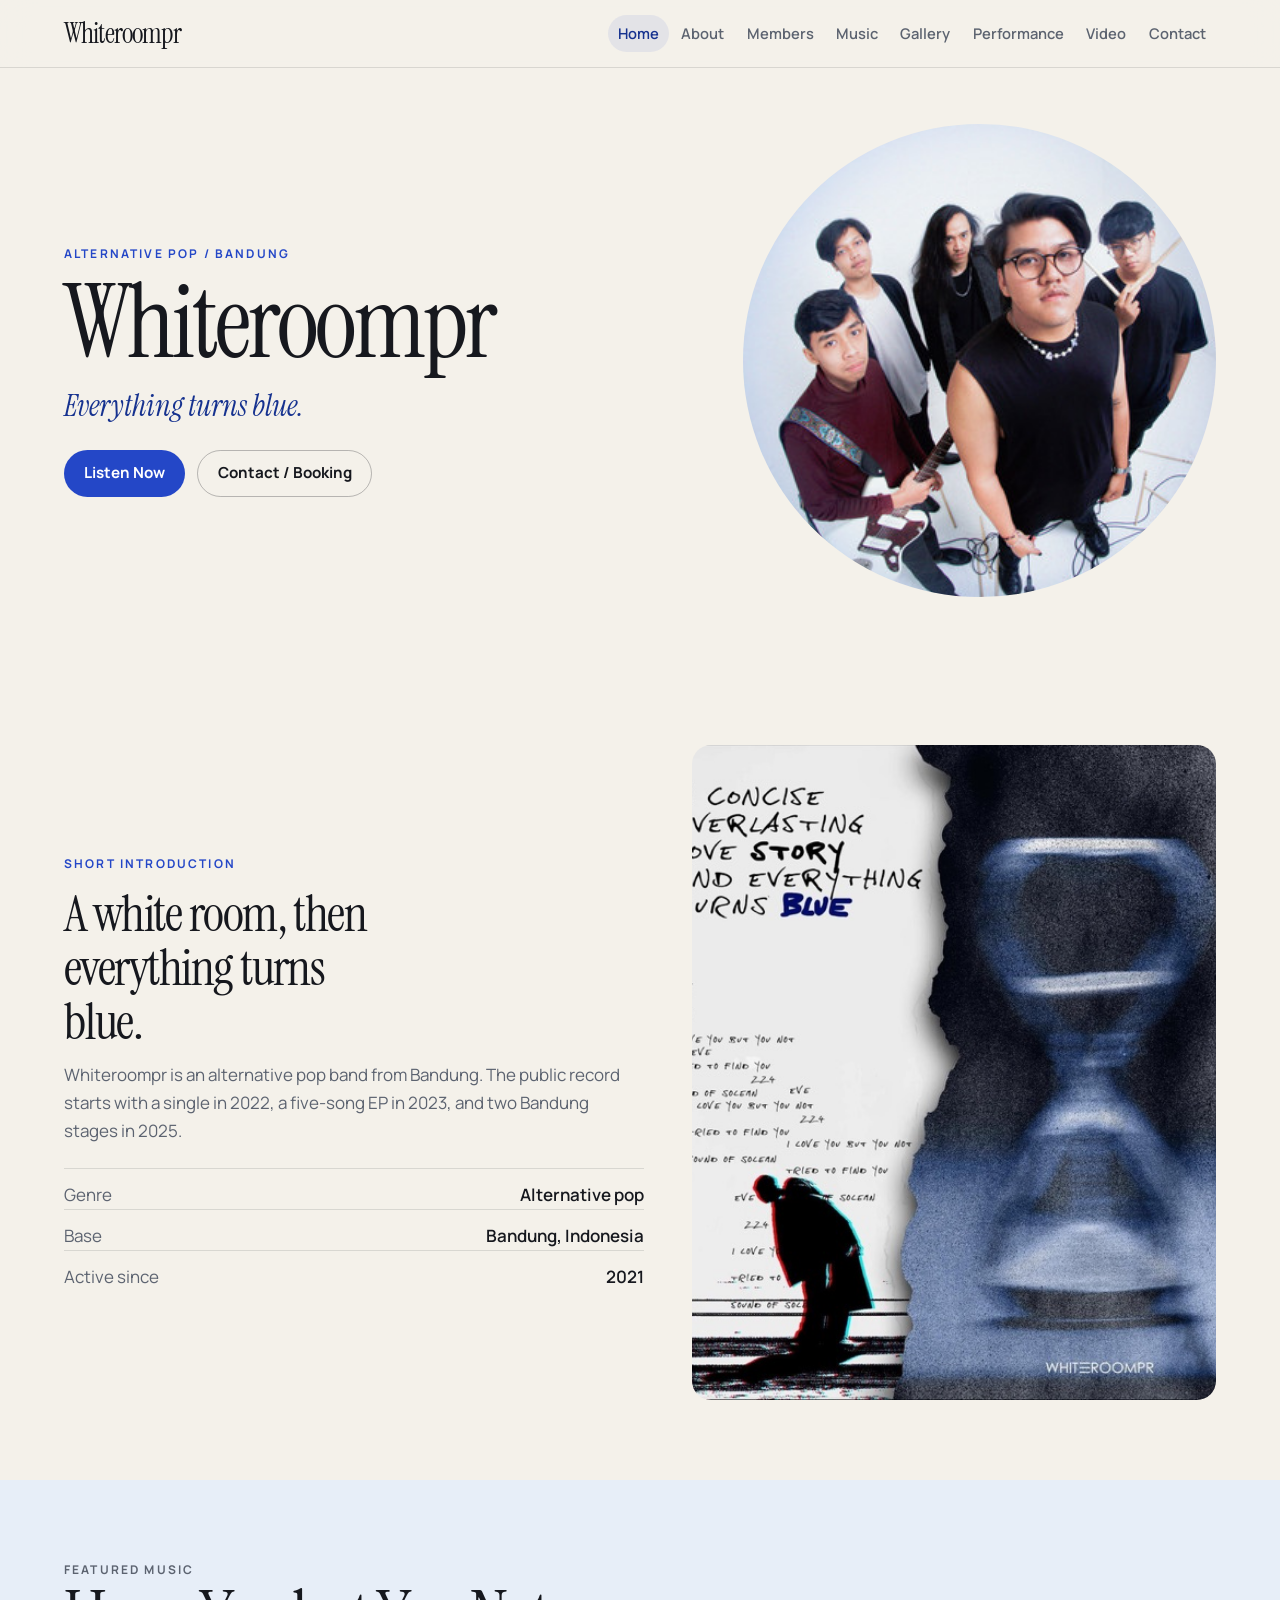
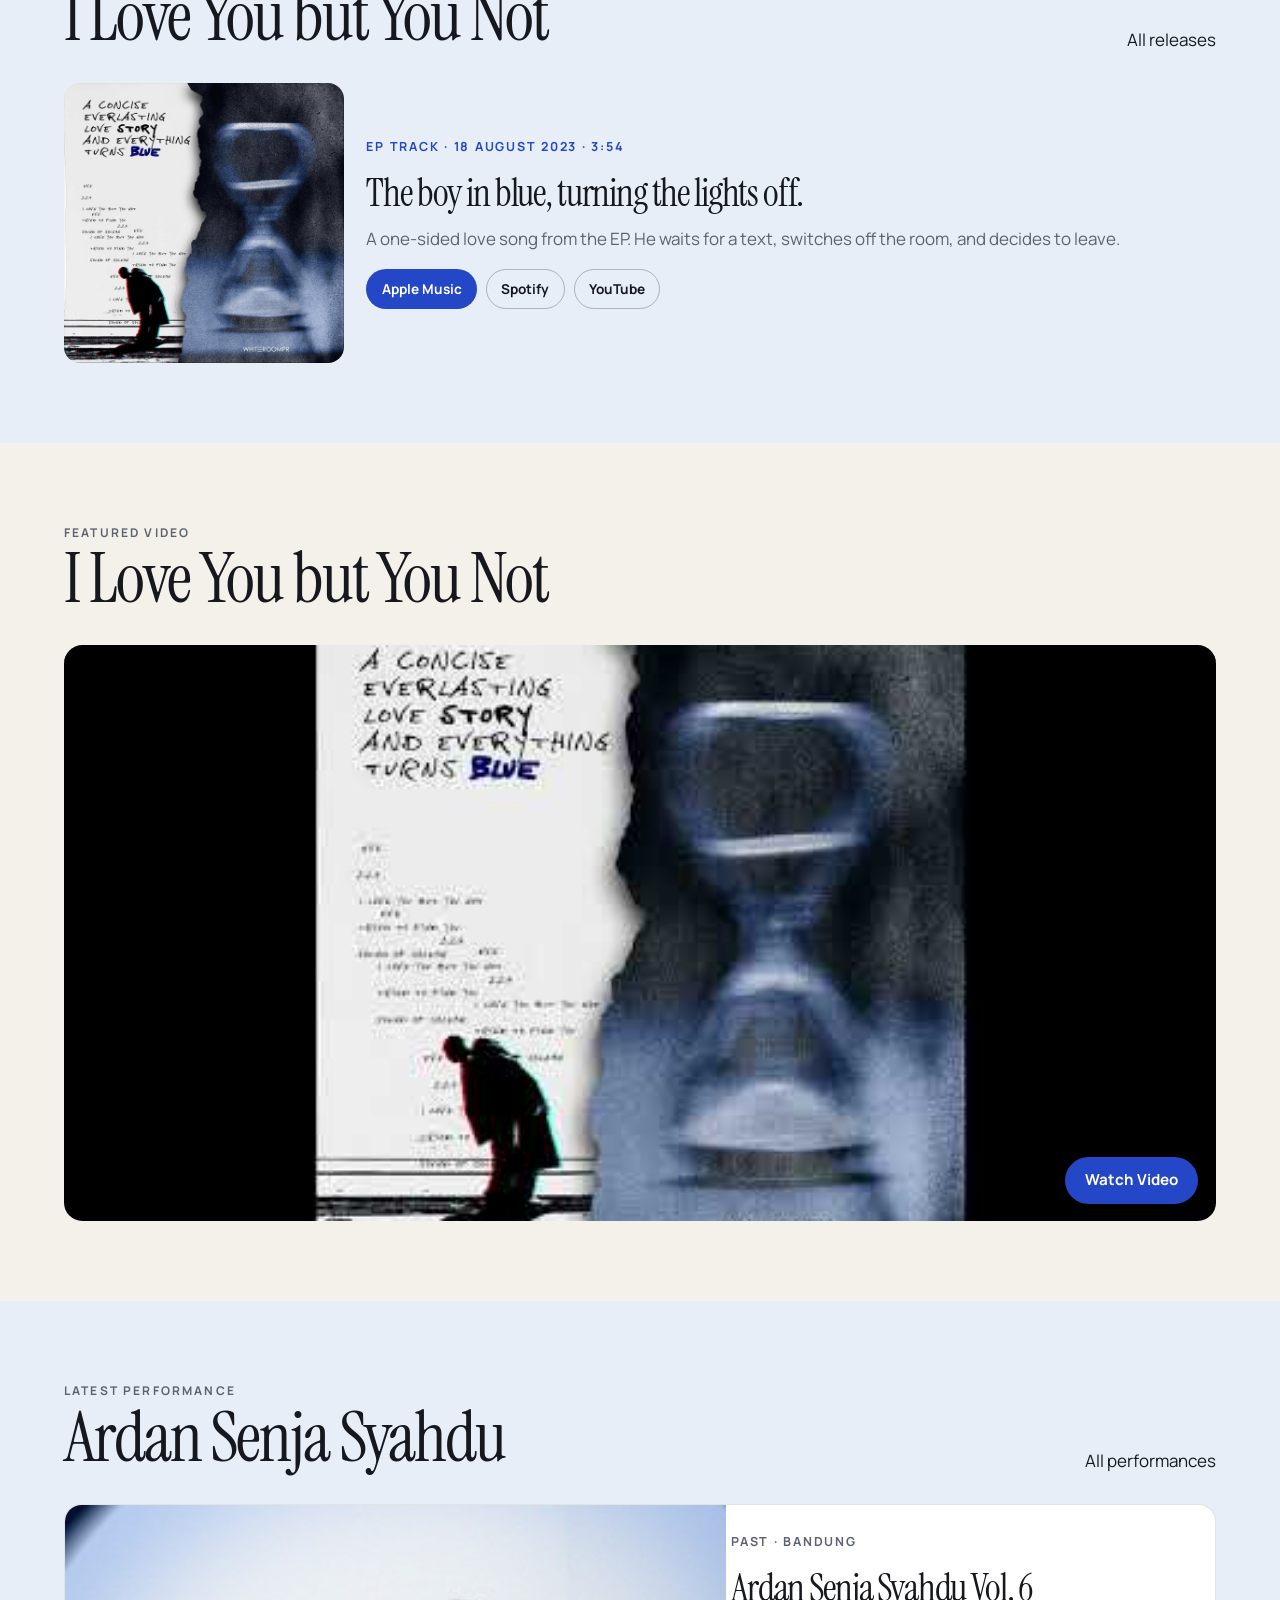
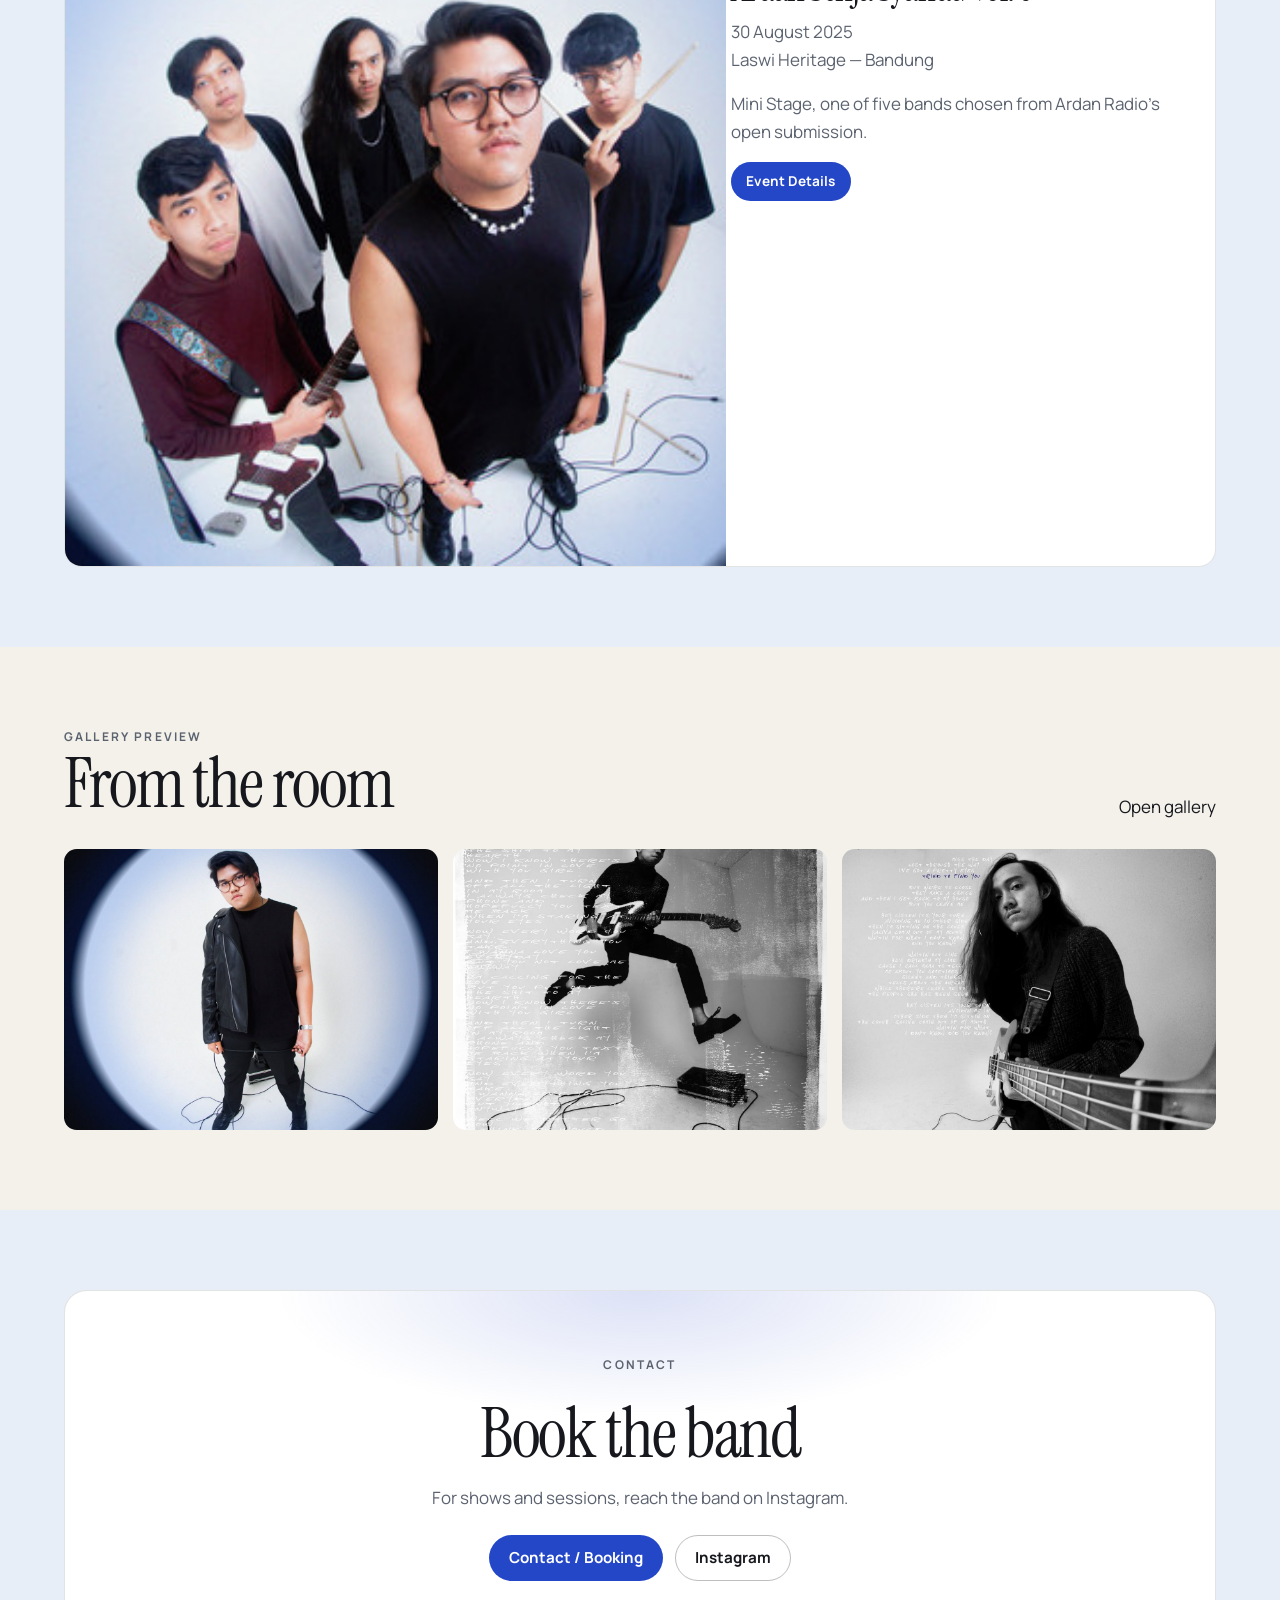
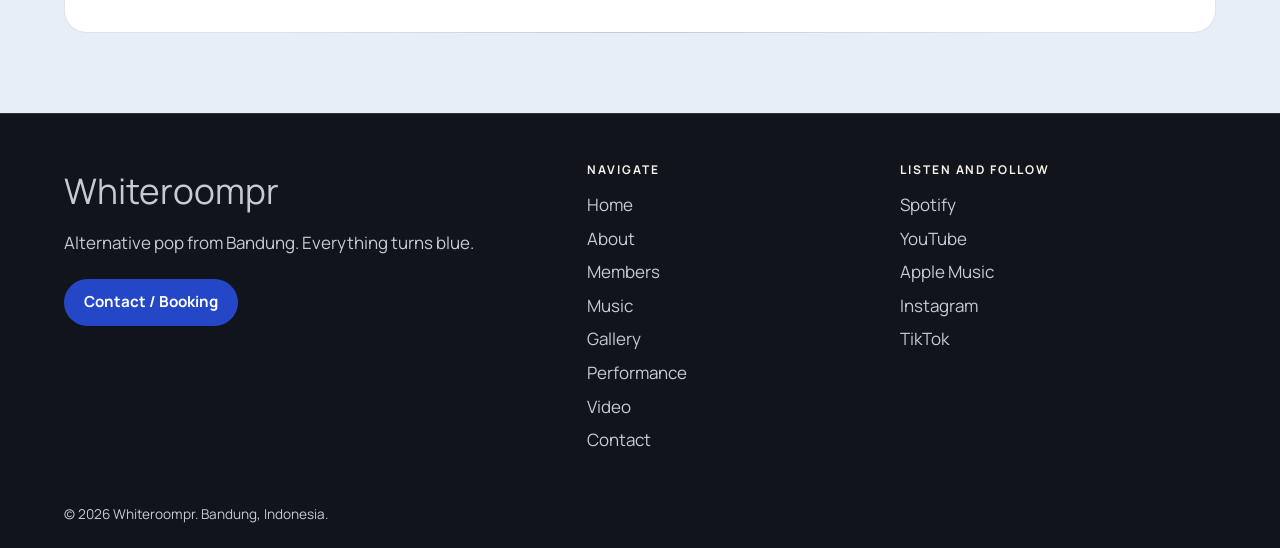
<file: index.html>
<!DOCTYPE html>
<html lang="en">
<head>
  <meta charset="utf-8">
  <meta name="viewport" content="width=device-width, initial-scale=1">
  <title>Whiteroompr — Alternative Pop from Bandung</title>
  <meta name="description" content="Whiteroompr is an alternative pop band from Bandung. Hear the 2023 EP and the single Can We Make It.">
  <meta name="theme-color" content="#f4f1ea">
  <link rel="icon" href="assets/icons/favicon.svg" type="image/svg+xml">
  <link rel="preconnect" href="https://fonts.googleapis.com">
  <link rel="preconnect" href="https://fonts.gstatic.com" crossorigin>
  <link href="https://fonts.googleapis.com/css2?family=Instrument+Serif:ital@0;1&family=Manrope:wght@400;500;600;700&display=swap" rel="stylesheet">
  <link rel="stylesheet" href="assets/css/style.css">
</head>
<body>
  <a class="skip-link" href="#main">Skip to content</a>
  <header class="site-header">
    <div class="container header-inner">
      <a class="logo" href="index.html">Whiteroompr</a>
      <button class="nav-toggle" type="button" aria-expanded="false" aria-controls="site-nav" aria-label="Open menu">
        <span></span><span></span><span></span>
      </button>
      <nav id="site-nav" class="site-nav" aria-label="Primary">
        <ul>
          <li><a href="index.html" aria-current="page">Home</a></li>
          <li><a href="about.html">About</a></li>
          <li><a href="members.html">Members</a></li>
          <li><a href="music.html">Music</a></li>
          <li><a href="gallery.html">Gallery</a></li>
          <li><a href="performance.html">Performance</a></li>
          <li><a href="video.html">Video</a></li>
          <li><a href="contact.html">Contact</a></li>
        </ul>
      </nav>
    </div>
  </header>

  <main id="main">
    <section class="hero" aria-label="Introduction">
      <div class="container hero-layout">
        <div class="hero-content">
          <p class="eyebrow">Alternative Pop / Bandung</p>
          <h1>Whiteroompr</h1>
          <p class="hero-tagline">Everything turns blue.</p>
          <div class="btn-row">
            <a class="btn btn-primary" href="music.html">Listen Now</a>
            <a class="btn btn-ghost" href="contact.html">Contact / Booking</a>
          </div>
        </div>
        <div class="hero-photo">
          <img src="assets/images/artist-spotify.jpg" width="320" height="320" alt="Whiteroompr, five players photographed against a white background" fetchpriority="high">
        </div>
      </div>
    </section>

    <section class="section" aria-labelledby="intro-title">
      <div class="container split">
        <div>
          <p class="eyebrow">Short introduction</p>
          <h2 id="intro-title">A white room, then everything turns blue.</h2>
          <p class="quiet">Whiteroompr is an alternative pop band from Bandung. The public record starts with a single in 2022, a five-song EP in 2023, and two Bandung stages in 2025.</p>
          <ul class="meta-list">
            <li><span>Genre</span><strong>Alternative pop</strong></li>
            <li><span>Base</span><strong>Bandung, Indonesia</strong></li>
            <li><span>Active since</span><strong>2021</strong></li>
          </ul>
        </div>
        <div class="frame">
          <img src="assets/images/cover-ep.jpg" width="600" height="600" alt="Cover of A Concise Everlasting Love Story, And Everything Turns Blue">
        </div>
      </div>
    </section>

    <section class="section section-alt" aria-labelledby="music-title">
      <div class="container">
        <div class="section-head">
          <div>
            <p class="eyebrow">Featured music</p>
            <h2 id="music-title">I Love You but You Not</h2>
          </div>
          <a href="music.html">All releases</a>
        </div>
        <article class="feature-music">
          <div class="cover">
            <img src="assets/images/cover-ep.jpg" width="600" height="600" alt="EP cover for A Concise Everlasting Love Story, And Everything Turns Blue">
          </div>
          <div>
            <p class="kicker">EP track · 18 August 2023 · 3:54</p>
            <h3>The boy in blue, turning the lights off.</h3>
            <p class="quiet">A one-sided love song from the EP. He waits for a text, switches off the room, and decides to leave.</p>
            <div class="platform-row">
              <a class="btn btn-primary btn-small" href="https://music.apple.com/us/album/i-love-you-but-you-not/1701566648?i=1701566651" target="_blank" rel="noopener noreferrer">Apple Music</a>
              <a class="btn btn-ghost btn-small" href="https://open.spotify.com/artist/5xNQAavxA4FKWTKDpHa4au" target="_blank" rel="noopener noreferrer">Spotify</a>
              <a class="btn btn-ghost btn-small" href="https://www.youtube.com/watch?v=RBLHKJb5DU4" target="_blank" rel="noopener noreferrer">YouTube</a>
            </div>
          </div>
        </article>
      </div>
    </section>

    <section class="section" aria-labelledby="video-title">
      <div class="container">
        <div class="section-head">
          <div>
            <p class="eyebrow">Featured video</p>
            <h2 id="video-title">I Love You but You Not</h2>
          </div>
        </div>
        <a class="video-feature" href="video.html">
          <img src="assets/images/video-ily.jpg" width="480" height="360" alt="Still from the film for I Love You but You Not">
          <span class="btn btn-primary">Watch Video</span>
        </a>
      </div>
    </section>

    <section class="section section-alt" aria-labelledby="show-title">
      <div class="container">
        <div class="section-head">
          <div>
            <p class="eyebrow">Latest performance</p>
            <h2 id="show-title">Ardan Senja Syahdu</h2>
          </div>
          <a href="performance.html">All performances</a>
        </div>
        <article class="perf-feature">
          <img src="assets/images/artist-spotify.jpg" width="320" height="320" alt="Whiteroompr together before a show">
          <div class="perf-copy">
            <p class="kicker">Past · Bandung</p>
            <h3>Ardan Senja Syahdu Vol. 6</h3>
            <p><time datetime="2025-08-30">30 August 2025</time><br>Laswi Heritage — Bandung</p>
            <p>Mini Stage, one of five bands chosen from Ardan Radio’s open submission.</p>
            <a class="btn btn-primary btn-small" href="https://ardanradio.com/info/ardan-radio-35-tahun-siap-hadirkan-konser-penuh-kejutan" target="_blank" rel="noopener noreferrer">Event Details</a>
          </div>
        </article>
      </div>
    </section>

    <section class="section" aria-labelledby="gallery-title">
      <div class="container">
        <div class="section-head">
          <div>
            <p class="eyebrow">Gallery preview</p>
            <h2 id="gallery-title">From the room</h2>
          </div>
          <a href="gallery.html">Open gallery</a>
        </div>
        <div class="gallery-strip">
          <a href="gallery.html">
            <img src="assets/images/vokalis.jpg" width="1170" height="1170" alt="Faza Alif Muhammad">
          </a>
          <a href="gallery.html">
            <img src="assets/images/Gitaris.jpg" width="1170" height="1170" alt="Rafly Sanjaya with a guitar">
          </a>
          <a href="gallery.html">
            <img src="assets/images/Basis.jpg" width="1170" height="1170" alt="Rayhan with a bass">
          </a>
        </div>
      </div>
    </section>

    <section class="section section-alt" aria-labelledby="contact-title">
      <div class="container">
        <div class="cta-band">
          <p class="eyebrow">Contact</p>
          <h2 id="contact-title">Book the band</h2>
          <p>For shows and sessions, reach the band on Instagram.</p>
          <div class="btn-row">
            <a class="btn btn-primary" href="contact.html">Contact / Booking</a>
            <a class="btn btn-ghost" href="https://www.instagram.com/whiteroompr/" target="_blank" rel="noopener noreferrer">Instagram</a>
          </div>
        </div>
      </div>
    </section>
  </main>

  <footer class="site-footer">
    <div class="container footer-grid">
      <div>
        <p class="footer-brand">Whiteroompr</p>
        <p>Alternative pop from Bandung. Everything turns blue.</p>
        <a class="btn btn-primary" href="contact.html">Contact / Booking</a>
      </div>
      <div>
        <h2 class="footer-title">Navigate</h2>
        <ul class="footer-nav">
          <li><a href="index.html">Home</a></li>
          <li><a href="about.html">About</a></li>
          <li><a href="members.html">Members</a></li>
          <li><a href="music.html">Music</a></li>
          <li><a href="gallery.html">Gallery</a></li>
          <li><a href="performance.html">Performance</a></li>
          <li><a href="video.html">Video</a></li>
          <li><a href="contact.html">Contact</a></li>
        </ul>
      </div>
      <div>
        <h2 class="footer-title">Listen and follow</h2>
        <ul class="footer-social">
          <li><a href="https://open.spotify.com/artist/5xNQAavxA4FKWTKDpHa4au" target="_blank" rel="noopener noreferrer">Spotify</a></li>
          <li><a href="https://www.youtube.com/@whiteroompr" target="_blank" rel="noopener noreferrer">YouTube</a></li>
          <li><a href="https://music.apple.com/us/artist/whiteroompr/1615116165" target="_blank" rel="noopener noreferrer">Apple Music</a></li>
          <li><a href="https://www.instagram.com/whiteroompr/" target="_blank" rel="noopener noreferrer">Instagram</a></li>
          <li><a href="https://www.tiktok.com/@whiteroompr" target="_blank" rel="noopener noreferrer">TikTok</a></li>
        </ul>
      </div>
    </div>
    <div class="container legal">
      <p>© 2026 Whiteroompr. Bandung, Indonesia.</p>
    </div>
  </footer>
  <script src="assets/js/main.js"></script>
</body>
</html>
</file>
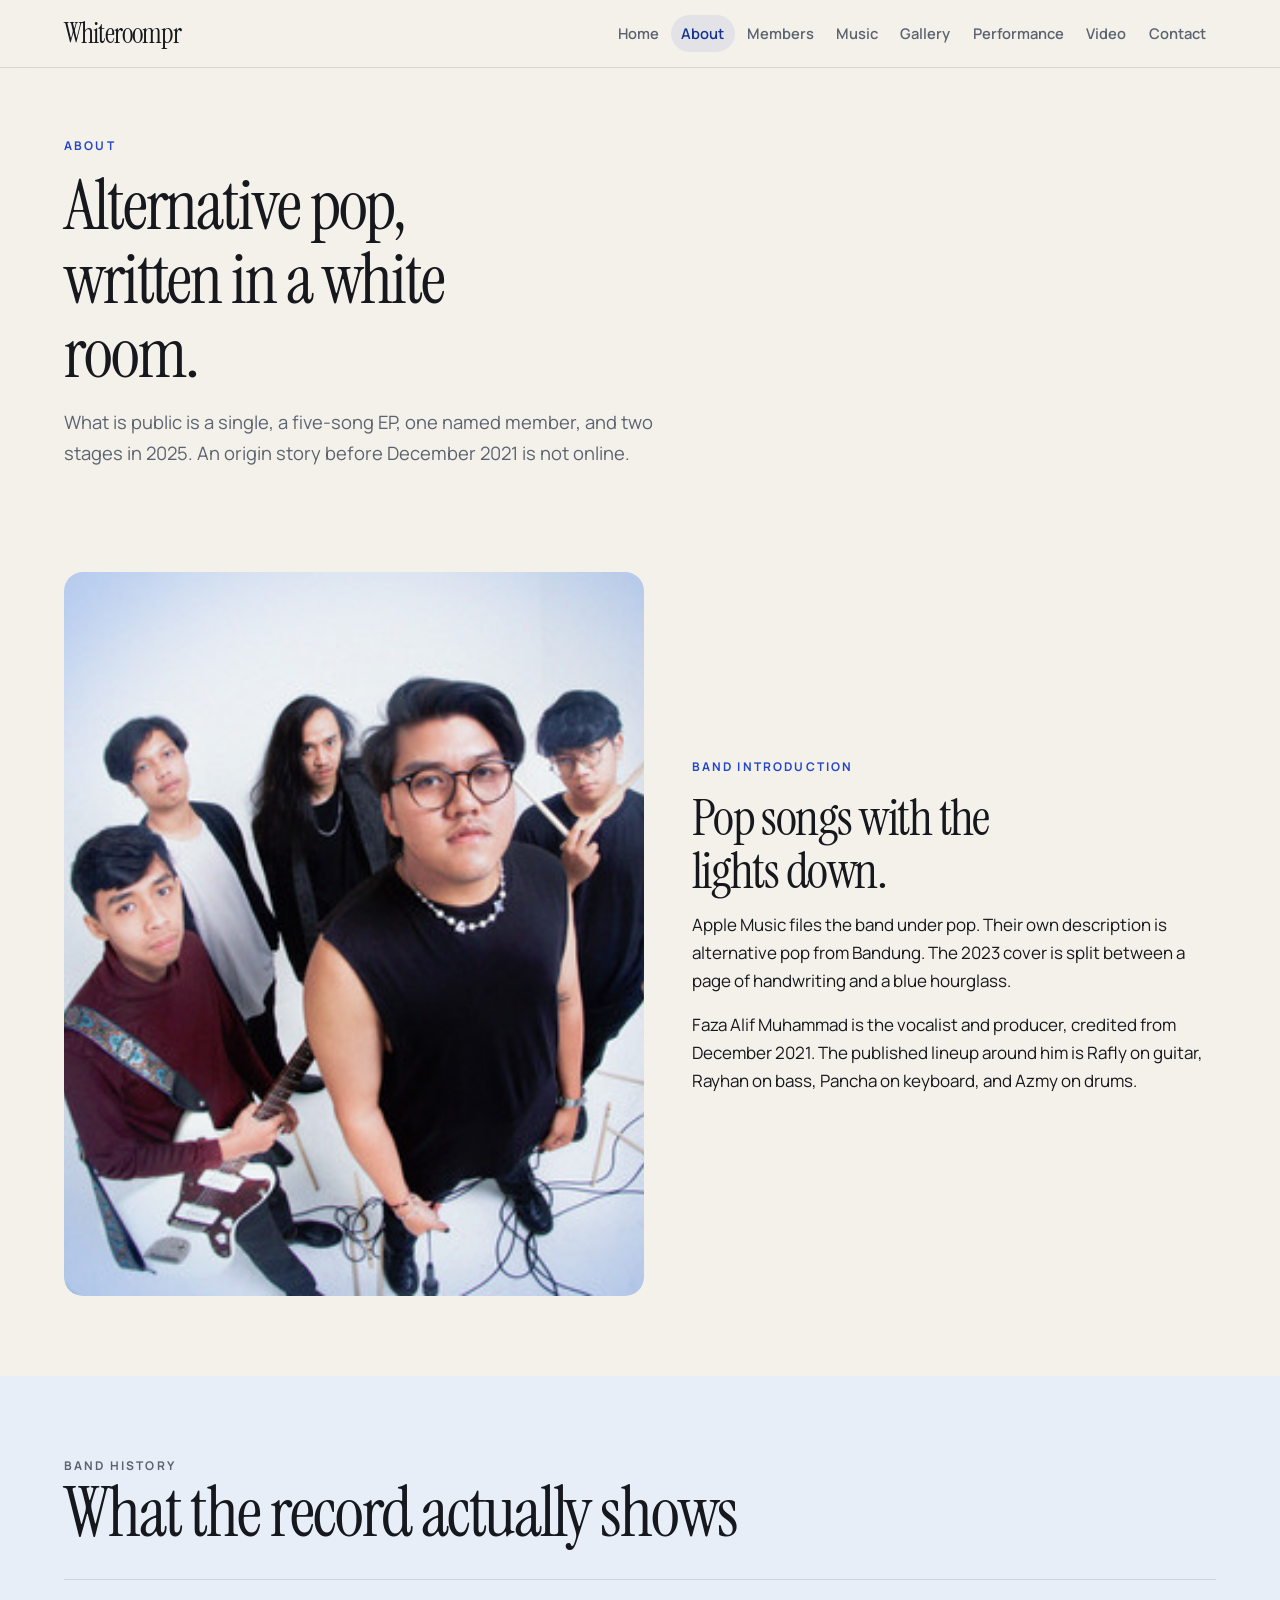
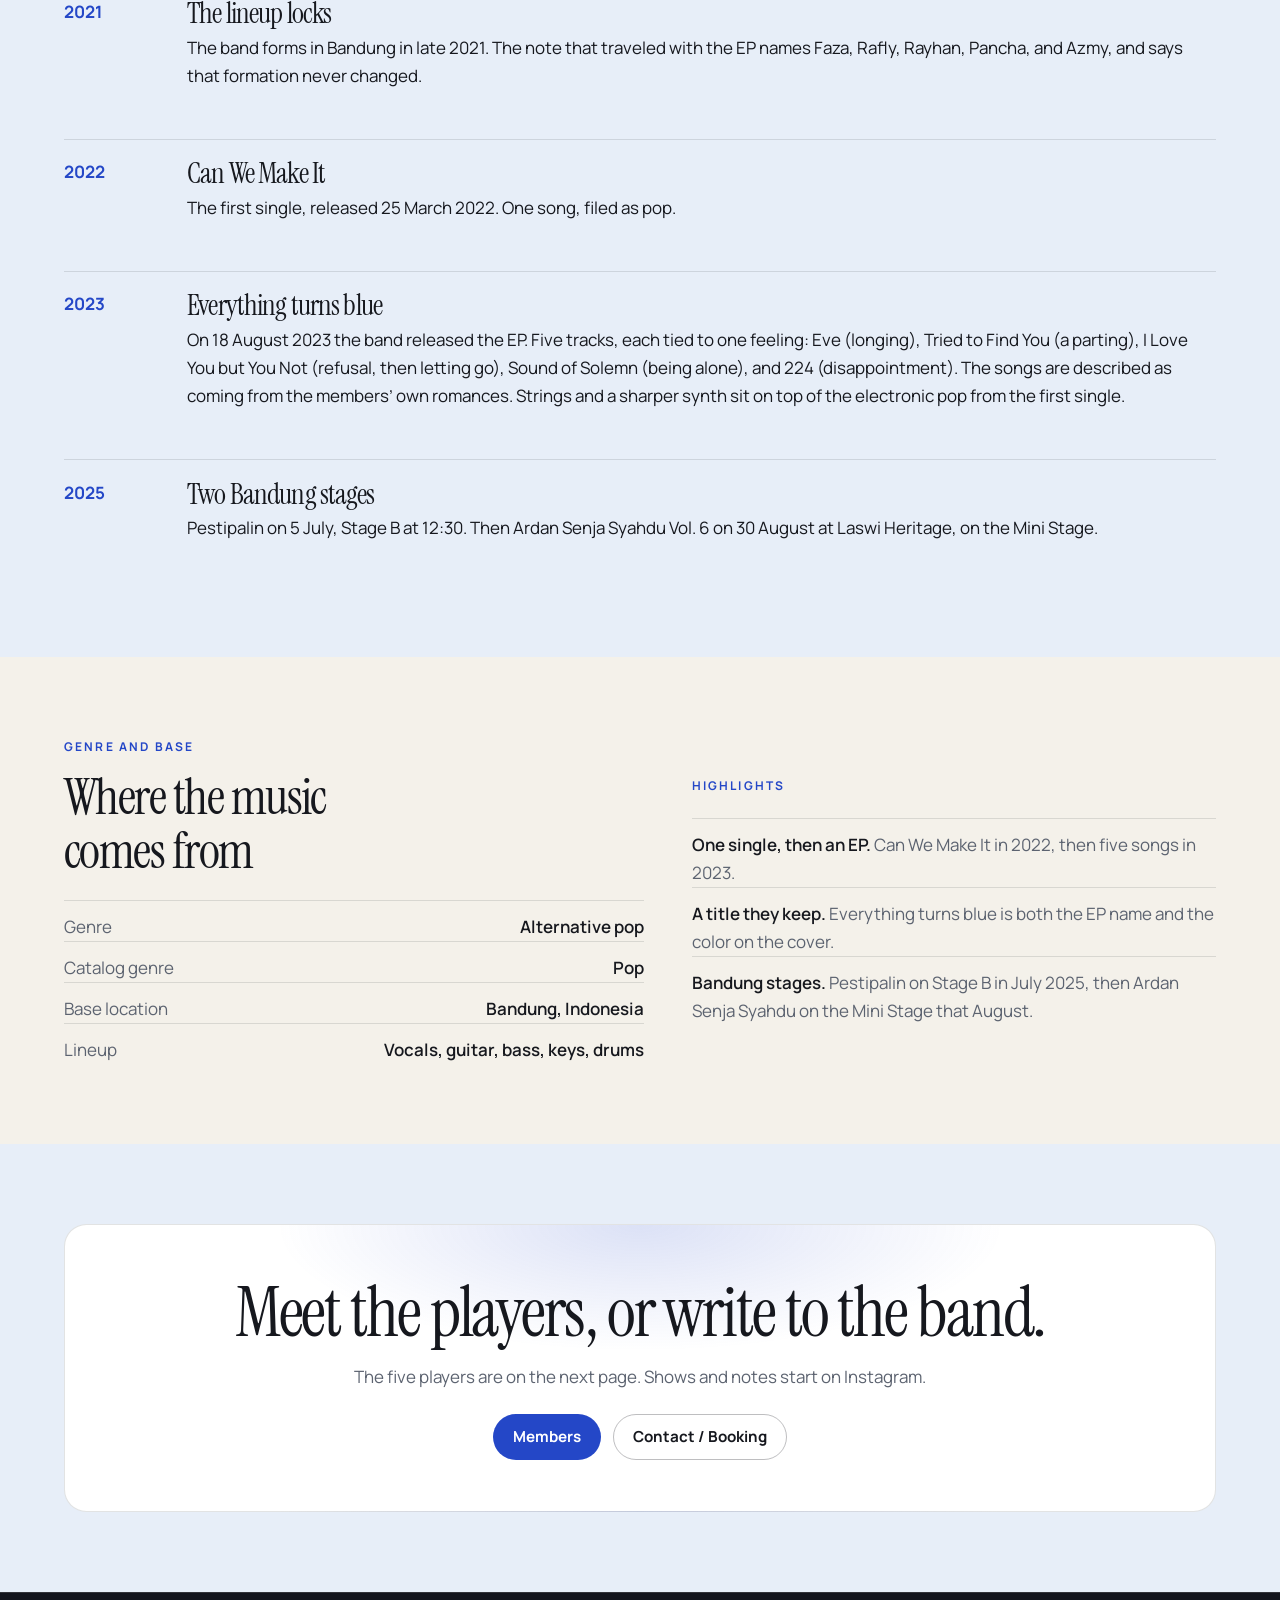
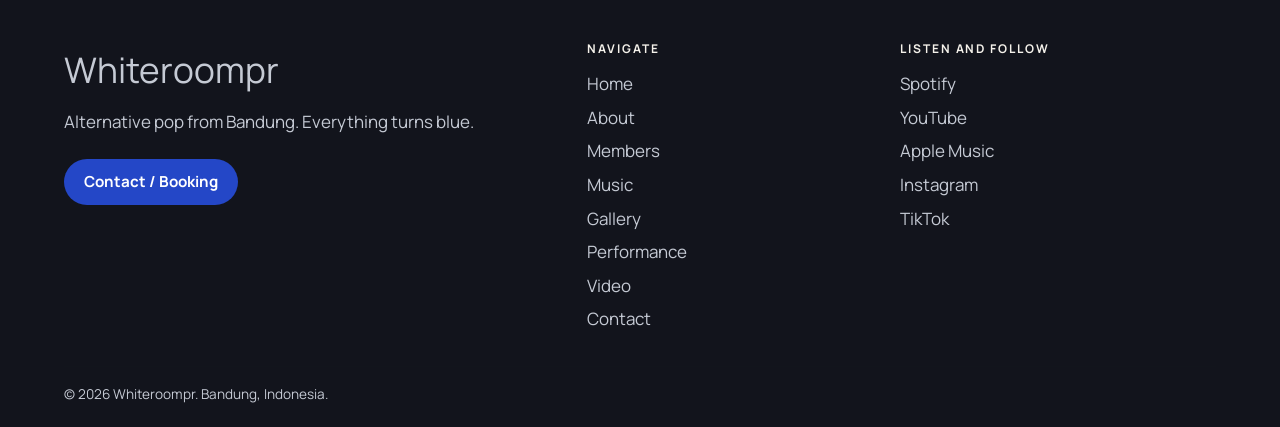
<file: about.html>
<!DOCTYPE html>
<html lang="en">
<head>
  <meta charset="utf-8">
  <meta name="viewport" content="width=device-width, initial-scale=1">
  <title>About — Whiteroompr</title>
  <meta name="description" content="Whiteroompr is an alternative pop band from Bandung. The public record runs from a 2022 single to two stages in 2025.">
  <meta name="theme-color" content="#f4f1ea">
  <link rel="icon" href="assets/icons/favicon.svg" type="image/svg+xml">
  <link rel="preconnect" href="https://fonts.googleapis.com">
  <link rel="preconnect" href="https://fonts.gstatic.com" crossorigin>
  <link href="https://fonts.googleapis.com/css2?family=Instrument+Serif:ital@0;1&family=Manrope:wght@400;500;600;700&display=swap" rel="stylesheet">
  <link rel="stylesheet" href="assets/css/style.css">
</head>
<body>
  <a class="skip-link" href="#main">Skip to content</a>
  <header class="site-header">
    <div class="container header-inner">
      <a class="logo" href="index.html">Whiteroompr</a>
      <button class="nav-toggle" type="button" aria-expanded="false" aria-controls="site-nav" aria-label="Open menu">
        <span></span><span></span><span></span>
      </button>
      <nav id="site-nav" class="site-nav" aria-label="Primary">
        <ul>
          <li><a href="index.html">Home</a></li>
          <li><a href="about.html" aria-current="page">About</a></li>
          <li><a href="members.html">Members</a></li>
          <li><a href="music.html">Music</a></li>
          <li><a href="gallery.html">Gallery</a></li>
          <li><a href="performance.html">Performance</a></li>
          <li><a href="video.html">Video</a></li>
          <li><a href="contact.html">Contact</a></li>
        </ul>
      </nav>
    </div>
  </header>

  <main id="main">
    <header class="page-hero">
      <div class="container">
        <p class="eyebrow">About</p>
        <h1>Alternative pop, written in a white room.</h1>
        <p class="lede">What is public is a single, a five-song EP, one named member, and two stages in 2025. An origin story before December 2021 is not online.</p>
      </div>
    </header>

    <section class="section" aria-labelledby="band-intro">
      <div class="container split">
        <div class="frame">
          <img src="assets/images/artist-spotify.jpg" width="320" height="320" alt="Whiteroompr photographed together on a white set">
        </div>
        <div>
          <p class="eyebrow">Band introduction</p>
          <h2 id="band-intro">Pop songs with the lights down.</h2>
          <p>Apple Music files the band under pop. Their own description is alternative pop from Bandung. The 2023 cover is split between a page of handwriting and a blue hourglass.</p>
          <p>Faza Alif Muhammad is the vocalist and producer, credited from December 2021. The published lineup around him is Rafly on guitar, Rayhan on bass, Pancha on keyboard, and Azmy on drums.</p>
        </div>
      </div>
    </section>

    <section class="section section-alt" aria-labelledby="history-title">
      <div class="container">
        <div class="section-head">
          <div>
            <p class="eyebrow">Band history</p>
            <h2 id="history-title">What the record actually shows</h2>
          </div>
        </div>
        <div class="timeline">
          <article>
            <p class="year">2021</p>
            <div>
              <h2>The lineup locks</h2>
              <p>The band forms in Bandung in late 2021. The note that traveled with the EP names Faza, Rafly, Rayhan, Pancha, and Azmy, and says that formation never changed.</p>
            </div>
          </article>
          <article>
            <p class="year">2022</p>
            <div>
              <h2>Can We Make It</h2>
              <p>The first single, released 25 March 2022. One song, filed as pop.</p>
            </div>
          </article>
          <article>
            <p class="year">2023</p>
            <div>
              <h2>Everything turns blue</h2>
              <p>On 18 August 2023 the band released the EP. Five tracks, each tied to one feeling: Eve (longing), Tried to Find You (a parting), I Love You but You Not (refusal, then letting go), Sound of Solemn (being alone), and 224 (disappointment). The songs are described as coming from the members’ own romances. Strings and a sharper synth sit on top of the electronic pop from the first single.</p>
            </div>
          </article>
          <article>
            <p class="year">2025</p>
            <div>
              <h2>Two Bandung stages</h2>
              <p>Pestipalin on 5 July, Stage B at 12:30. Then Ardan Senja Syahdu Vol. 6 on 30 August at Laswi Heritage, on the Mini Stage.</p>
            </div>
          </article>
        </div>
      </div>
    </section>

    <section class="section" aria-labelledby="facts-title">
      <div class="container split">
        <div>
          <p class="eyebrow">Genre and base</p>
          <h2 id="facts-title">Where the music comes from</h2>
          <ul class="meta-list">
            <li><span>Genre</span><strong>Alternative pop</strong></li>
            <li><span>Catalog genre</span><strong>Pop</strong></li>
            <li><span>Base location</span><strong>Bandung, Indonesia</strong></li>
            <li><span>Lineup</span><strong>Vocals, guitar, bass, keys, drums</strong></li>
          </ul>
        </div>
        <div>
          <p class="eyebrow">Highlights</p>
          <h2 class="visually-hidden">Highlights</h2>
          <ul class="highlight-list">
            <li><strong>One single, then an EP.</strong> Can We Make It in 2022, then five songs in 2023.</li>
            <li><strong>A title they keep.</strong> Everything turns blue is both the EP name and the color on the cover.</li>
            <li><strong>Bandung stages.</strong> Pestipalin on Stage B in July 2025, then Ardan Senja Syahdu on the Mini Stage that August.</li>
          </ul>
        </div>
      </div>
    </section>

    <section class="section section-alt">
      <div class="container">
        <div class="cta-band">
          <h2>Meet the players, or write to the band.</h2>
          <p>The five players are on the next page. Shows and notes start on Instagram.</p>
          <div class="btn-row">
            <a class="btn btn-primary" href="members.html">Members</a>
            <a class="btn btn-ghost" href="contact.html">Contact / Booking</a>
          </div>
        </div>
      </div>
    </section>
  </main>

  <footer class="site-footer">
    <div class="container footer-grid">
      <div>
        <p class="footer-brand">Whiteroompr</p>
        <p>Alternative pop from Bandung. Everything turns blue.</p>
        <a class="btn btn-primary" href="contact.html">Contact / Booking</a>
      </div>
      <div>
        <h2 class="footer-title">Navigate</h2>
        <ul class="footer-nav">
          <li><a href="index.html">Home</a></li>
          <li><a href="about.html">About</a></li>
          <li><a href="members.html">Members</a></li>
          <li><a href="music.html">Music</a></li>
          <li><a href="gallery.html">Gallery</a></li>
          <li><a href="performance.html">Performance</a></li>
          <li><a href="video.html">Video</a></li>
          <li><a href="contact.html">Contact</a></li>
        </ul>
      </div>
      <div>
        <h2 class="footer-title">Listen and follow</h2>
        <ul class="footer-social">
          <li><a href="https://open.spotify.com/artist/5xNQAavxA4FKWTKDpHa4au" target="_blank" rel="noopener noreferrer">Spotify</a></li>
          <li><a href="https://www.youtube.com/@whiteroompr" target="_blank" rel="noopener noreferrer">YouTube</a></li>
          <li><a href="https://music.apple.com/us/artist/whiteroompr/1615116165" target="_blank" rel="noopener noreferrer">Apple Music</a></li>
          <li><a href="https://www.instagram.com/whiteroompr/" target="_blank" rel="noopener noreferrer">Instagram</a></li>
          <li><a href="https://www.tiktok.com/@whiteroompr" target="_blank" rel="noopener noreferrer">TikTok</a></li>
        </ul>
      </div>
    </div>
    <div class="container legal">
      <p>© 2026 Whiteroompr. Bandung, Indonesia.</p>
    </div>
  </footer>
  <script src="assets/js/main.js"></script>
</body>
</html>
</file>
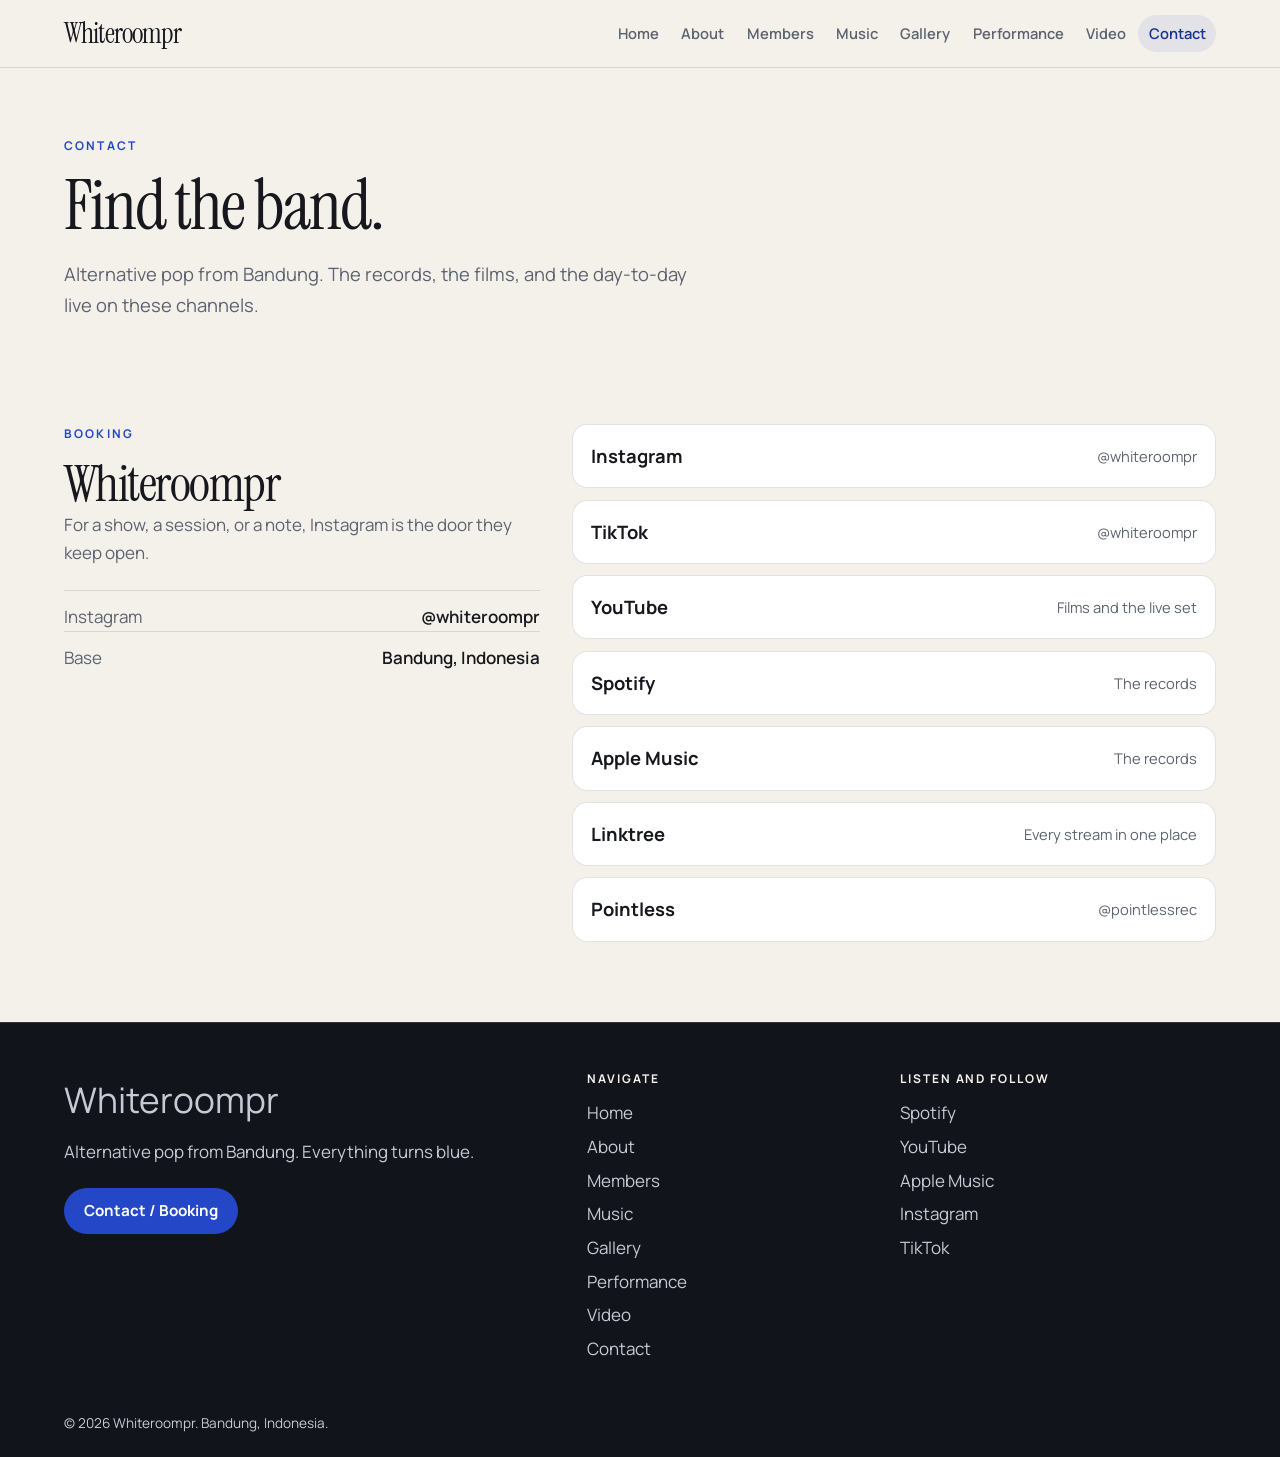
<file: contact.html>
<!DOCTYPE html>
<html lang="en">
<head>
  <meta charset="utf-8">
  <meta name="viewport" content="width=device-width, initial-scale=1">
  <title>Contact — Whiteroompr</title>
  <meta name="description" content="Reach Whiteroompr on Instagram, TikTok, YouTube, Spotify, and Apple Music.">
  <meta name="theme-color" content="#f4f1ea">
  <link rel="icon" href="assets/icons/favicon.svg" type="image/svg+xml">
  <link rel="preconnect" href="https://fonts.googleapis.com">
  <link rel="preconnect" href="https://fonts.gstatic.com" crossorigin>
  <link href="https://fonts.googleapis.com/css2?family=Instrument+Serif:ital@0;1&family=Manrope:wght@400;500;600;700&display=swap" rel="stylesheet">
  <link rel="stylesheet" href="assets/css/style.css">
</head>
<body>
  <a class="skip-link" href="#main">Skip to content</a>
  <header class="site-header">
    <div class="container header-inner">
      <a class="logo" href="index.html">Whiteroompr</a>
      <button class="nav-toggle" type="button" aria-expanded="false" aria-controls="site-nav" aria-label="Open menu">
        <span></span><span></span><span></span>
      </button>
      <nav id="site-nav" class="site-nav" aria-label="Primary">
        <ul>
          <li><a href="index.html">Home</a></li>
          <li><a href="about.html">About</a></li>
          <li><a href="members.html">Members</a></li>
          <li><a href="music.html">Music</a></li>
          <li><a href="gallery.html">Gallery</a></li>
          <li><a href="performance.html">Performance</a></li>
          <li><a href="video.html">Video</a></li>
          <li><a href="contact.html" aria-current="page">Contact</a></li>
        </ul>
      </nav>
    </div>
  </header>

  <main id="main">
    <header class="page-hero">
      <div class="container">
        <p class="eyebrow">Contact</p>
        <h1>Find the band.</h1>
        <p class="lede">Alternative pop from Bandung. The records, the films, and the day-to-day live on these channels.</p>
      </div>
    </header>

    <section class="section" aria-label="Contact channels">
      <div class="container contact-layout">
        <div>
          <p class="eyebrow">Booking</p>
          <h2>Whiteroompr</h2>
          <p class="quiet">For a show, a session, or a note, Instagram is the door they keep open.</p>
          <ul class="meta-list">
            <li><span>Instagram</span><strong>@whiteroompr</strong></li>
            <li><span>Base</span><strong>Bandung, Indonesia</strong></li>
          </ul>
        </div>
        <div class="contact-links">
          <a href="https://www.instagram.com/whiteroompr/" target="_blank" rel="noopener noreferrer">
            <strong>Instagram</strong>
            <span>@whiteroompr</span>
          </a>
          <a href="https://www.tiktok.com/@whiteroompr" target="_blank" rel="noopener noreferrer">
            <strong>TikTok</strong>
            <span>@whiteroompr</span>
          </a>
          <a href="https://www.youtube.com/@whiteroompr" target="_blank" rel="noopener noreferrer">
            <strong>YouTube</strong>
            <span>Films and the live set</span>
          </a>
          <a href="https://open.spotify.com/artist/5xNQAavxA4FKWTKDpHa4au" target="_blank" rel="noopener noreferrer">
            <strong>Spotify</strong>
            <span>The records</span>
          </a>
          <a href="https://music.apple.com/us/artist/whiteroompr/1615116165" target="_blank" rel="noopener noreferrer">
            <strong>Apple Music</strong>
            <span>The records</span>
          </a>
          <a href="https://linktr.ee/whiteroompr" target="_blank" rel="noopener noreferrer">
            <strong>Linktree</strong>
            <span>Every stream in one place</span>
          </a>
          <a href="https://www.instagram.com/pointlessrec/" target="_blank" rel="noopener noreferrer">
            <strong>Pointless</strong>
            <span>@pointlessrec</span>
          </a>
        </div>
      </div>
    </section>
  </main>

  <footer class="site-footer">
    <div class="container footer-grid">
      <div>
        <p class="footer-brand">Whiteroompr</p>
        <p>Alternative pop from Bandung. Everything turns blue.</p>
        <a class="btn btn-primary" href="contact.html">Contact / Booking</a>
      </div>
      <div>
        <h2 class="footer-title">Navigate</h2>
        <ul class="footer-nav">
          <li><a href="index.html">Home</a></li>
          <li><a href="about.html">About</a></li>
          <li><a href="members.html">Members</a></li>
          <li><a href="music.html">Music</a></li>
          <li><a href="gallery.html">Gallery</a></li>
          <li><a href="performance.html">Performance</a></li>
          <li><a href="video.html">Video</a></li>
          <li><a href="contact.html">Contact</a></li>
        </ul>
      </div>
      <div>
        <h2 class="footer-title">Listen and follow</h2>
        <ul class="footer-social">
          <li><a href="https://open.spotify.com/artist/5xNQAavxA4FKWTKDpHa4au" target="_blank" rel="noopener noreferrer">Spotify</a></li>
          <li><a href="https://www.youtube.com/@whiteroompr" target="_blank" rel="noopener noreferrer">YouTube</a></li>
          <li><a href="https://music.apple.com/us/artist/whiteroompr/1615116165" target="_blank" rel="noopener noreferrer">Apple Music</a></li>
          <li><a href="https://www.instagram.com/whiteroompr/" target="_blank" rel="noopener noreferrer">Instagram</a></li>
          <li><a href="https://www.tiktok.com/@whiteroompr" target="_blank" rel="noopener noreferrer">TikTok</a></li>
        </ul>
      </div>
    </div>
    <div class="container legal">
      <p>© 2026 Whiteroompr. Bandung, Indonesia.</p>
    </div>
  </footer>
  <script src="assets/js/main.js"></script>
</body>
</html>
</file>
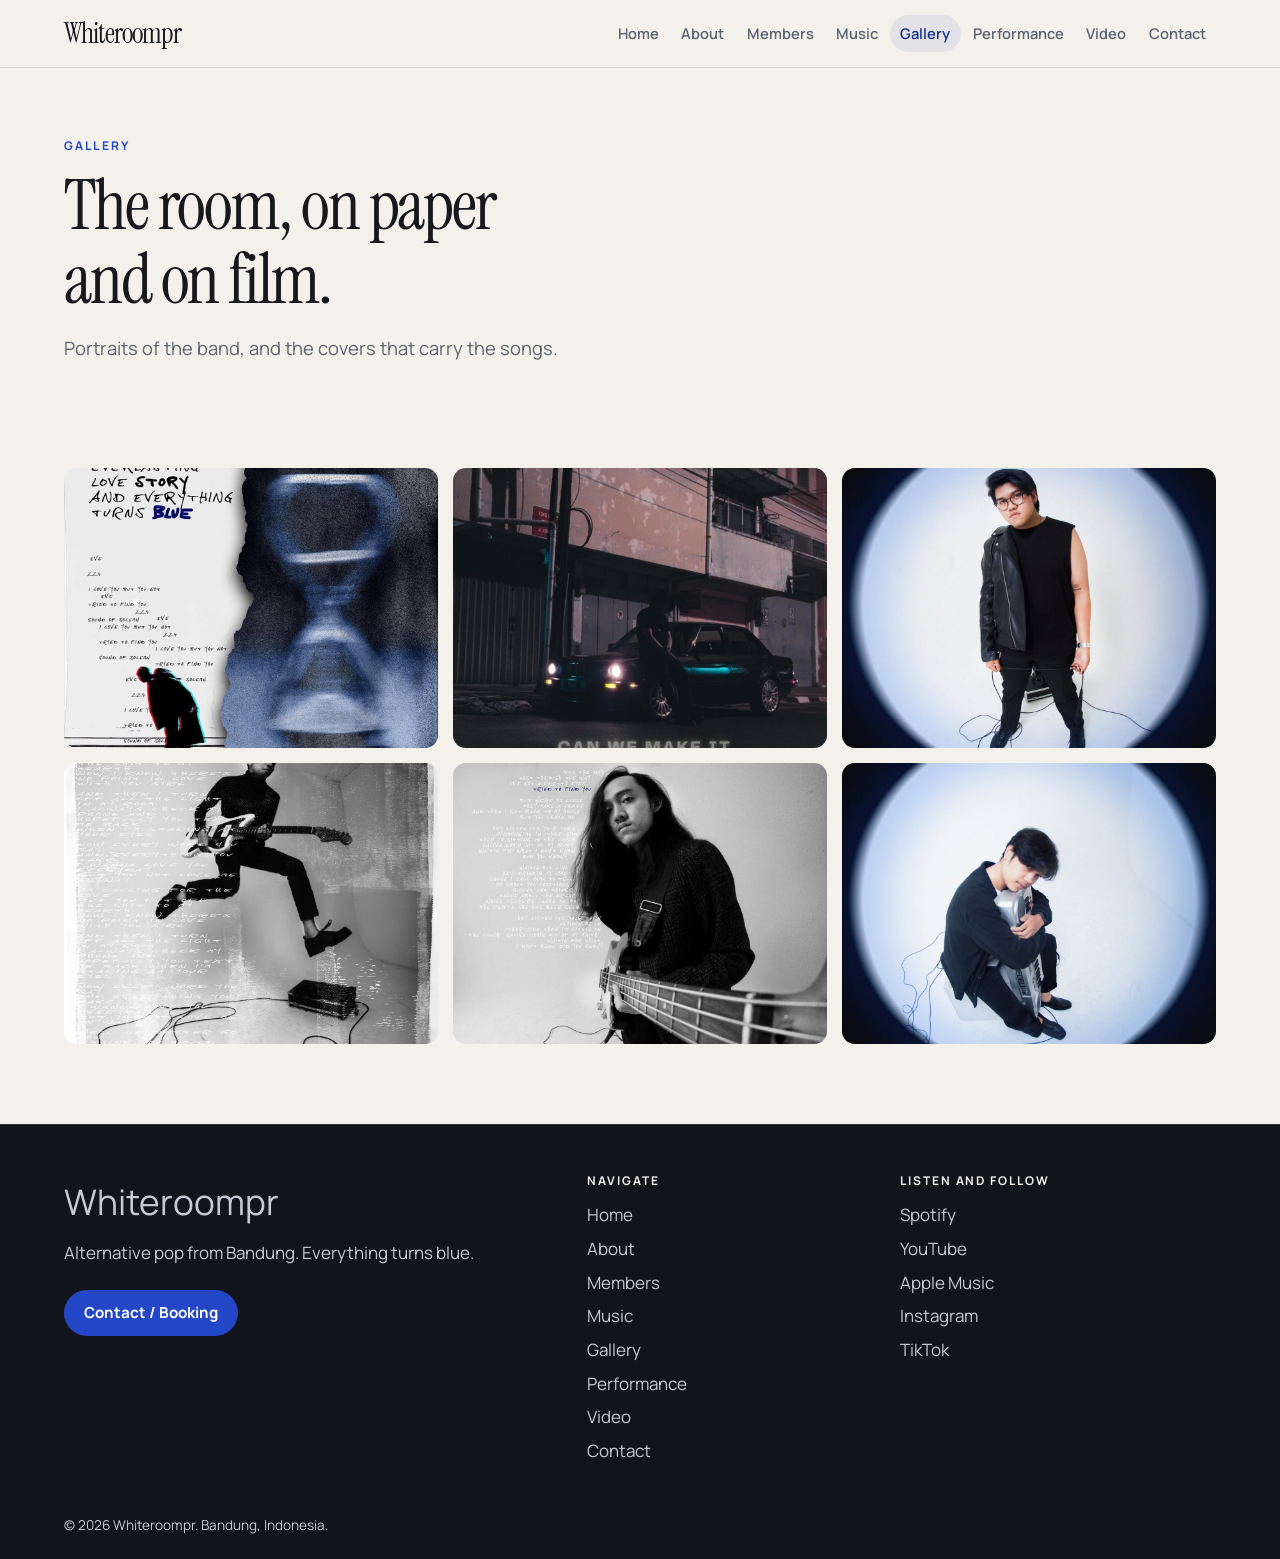
<file: gallery.html>
<!DOCTYPE html>
<html lang="en">
<head>
  <meta charset="utf-8">
  <meta name="viewport" content="width=device-width, initial-scale=1">
  <title>Gallery — Whiteroompr</title>
  <meta name="description" content="Portraits and artwork from Whiteroompr: the EP, the single, and the players.">
  <meta name="theme-color" content="#f4f1ea">
  <link rel="icon" href="assets/icons/favicon.svg" type="image/svg+xml">
  <link rel="preconnect" href="https://fonts.googleapis.com">
  <link rel="preconnect" href="https://fonts.gstatic.com" crossorigin>
  <link href="https://fonts.googleapis.com/css2?family=Instrument+Serif:ital@0;1&family=Manrope:wght@400;500;600;700&display=swap" rel="stylesheet">
  <link rel="stylesheet" href="assets/css/style.css">
</head>
<body>
  <a class="skip-link" href="#main">Skip to content</a>
  <header class="site-header">
    <div class="container header-inner">
      <a class="logo" href="index.html">Whiteroompr</a>
      <button class="nav-toggle" type="button" aria-expanded="false" aria-controls="site-nav" aria-label="Open menu">
        <span></span><span></span><span></span>
      </button>
      <nav id="site-nav" class="site-nav" aria-label="Primary">
        <ul>
          <li><a href="index.html">Home</a></li>
          <li><a href="about.html">About</a></li>
          <li><a href="members.html">Members</a></li>
          <li><a href="music.html">Music</a></li>
          <li><a href="gallery.html" aria-current="page">Gallery</a></li>
          <li><a href="performance.html">Performance</a></li>
          <li><a href="video.html">Video</a></li>
          <li><a href="contact.html">Contact</a></li>
        </ul>
      </nav>
    </div>
  </header>

  <main id="main">
    <header class="page-hero">
      <div class="container">
        <p class="eyebrow">Gallery</p>
        <h1>The room, on paper and on film.</h1>
        <p class="lede">Portraits of the band, and the covers that carry the songs.</p>
      </div>
    </header>

    <section class="section" aria-label="Photo gallery">
      <div class="container gallery-grid">
        <button class="js-gallery" type="button" data-src="assets/images/cover-ep.jpg" data-caption="A Concise Everlasting Love Story, And Everything Turns Blue. 2023.">
          <img src="assets/images/cover-ep.jpg" width="600" height="600" alt="Cover of A Concise Everlasting Love Story, And Everything Turns Blue">
        </button>
        <button class="js-gallery" type="button" data-src="assets/images/cover-single.jpg" data-caption="Can We Make It. 2022.">
          <img src="assets/images/cover-single.jpg" width="600" height="600" alt="Cover of Can We Make It">
        </button>
        <button class="js-gallery" type="button" data-src="assets/images/vokalis.jpg" data-caption="Faza Alif Muhammad.">
          <img src="assets/images/vokalis.jpg" width="1170" height="1170" alt="Faza Alif Muhammad">
        </button>
        <button class="js-gallery" type="button" data-src="assets/images/Gitaris.jpg" data-caption="Rafly Sanjaya.">
          <img src="assets/images/Gitaris.jpg" width="1170" height="1170" alt="Rafly Sanjaya with a guitar">
        </button>
        <button class="js-gallery" type="button" data-src="assets/images/Basis.jpg" data-caption="Rayhan.">
          <img src="assets/images/Basis.jpg" width="1170" height="1170" alt="Rayhan with a bass">
        </button>
        <button class="js-gallery" type="button" data-src="assets/images/Pianis.jpg" data-caption="Pancha.">
          <img src="assets/images/Pianis.jpg" width="1170" height="1170" alt="Pancha with a keyboard">
        </button>
      </div>
    </section>
  </main>

  <footer class="site-footer">
    <div class="container footer-grid">
      <div>
        <p class="footer-brand">Whiteroompr</p>
        <p>Alternative pop from Bandung. Everything turns blue.</p>
        <a class="btn btn-primary" href="contact.html">Contact / Booking</a>
      </div>
      <div>
        <h2 class="footer-title">Navigate</h2>
        <ul class="footer-nav">
          <li><a href="index.html">Home</a></li>
          <li><a href="about.html">About</a></li>
          <li><a href="members.html">Members</a></li>
          <li><a href="music.html">Music</a></li>
          <li><a href="gallery.html">Gallery</a></li>
          <li><a href="performance.html">Performance</a></li>
          <li><a href="video.html">Video</a></li>
          <li><a href="contact.html">Contact</a></li>
        </ul>
      </div>
      <div>
        <h2 class="footer-title">Listen and follow</h2>
        <ul class="footer-social">
          <li><a href="https://open.spotify.com/artist/5xNQAavxA4FKWTKDpHa4au" target="_blank" rel="noopener noreferrer">Spotify</a></li>
          <li><a href="https://www.youtube.com/@whiteroompr" target="_blank" rel="noopener noreferrer">YouTube</a></li>
          <li><a href="https://music.apple.com/us/artist/whiteroompr/1615116165" target="_blank" rel="noopener noreferrer">Apple Music</a></li>
          <li><a href="https://www.instagram.com/whiteroompr/" target="_blank" rel="noopener noreferrer">Instagram</a></li>
          <li><a href="https://www.tiktok.com/@whiteroompr" target="_blank" rel="noopener noreferrer">TikTok</a></li>
        </ul>
      </div>
    </div>
    <div class="container legal">
      <p>© 2026 Whiteroompr. Bandung, Indonesia.</p>
    </div>
  </footer>

  <div class="lightbox" data-lightbox hidden role="dialog" aria-modal="true" aria-label="Gallery image">
    <div class="lightbox-panel">
      <figure>
        <img alt="">
        <figcaption></figcaption>
      </figure>
      <div class="lightbox-controls">
        <button class="btn btn-ghost btn-small" type="button" data-lightbox-prev>Previous</button>
        <button class="btn btn-primary btn-small" type="button" data-lightbox-close>Close</button>
        <button class="btn btn-ghost btn-small" type="button" data-lightbox-next>Next</button>
      </div>
    </div>
  </div>
  <script src="assets/js/main.js"></script>
</body>
</html>
</file>
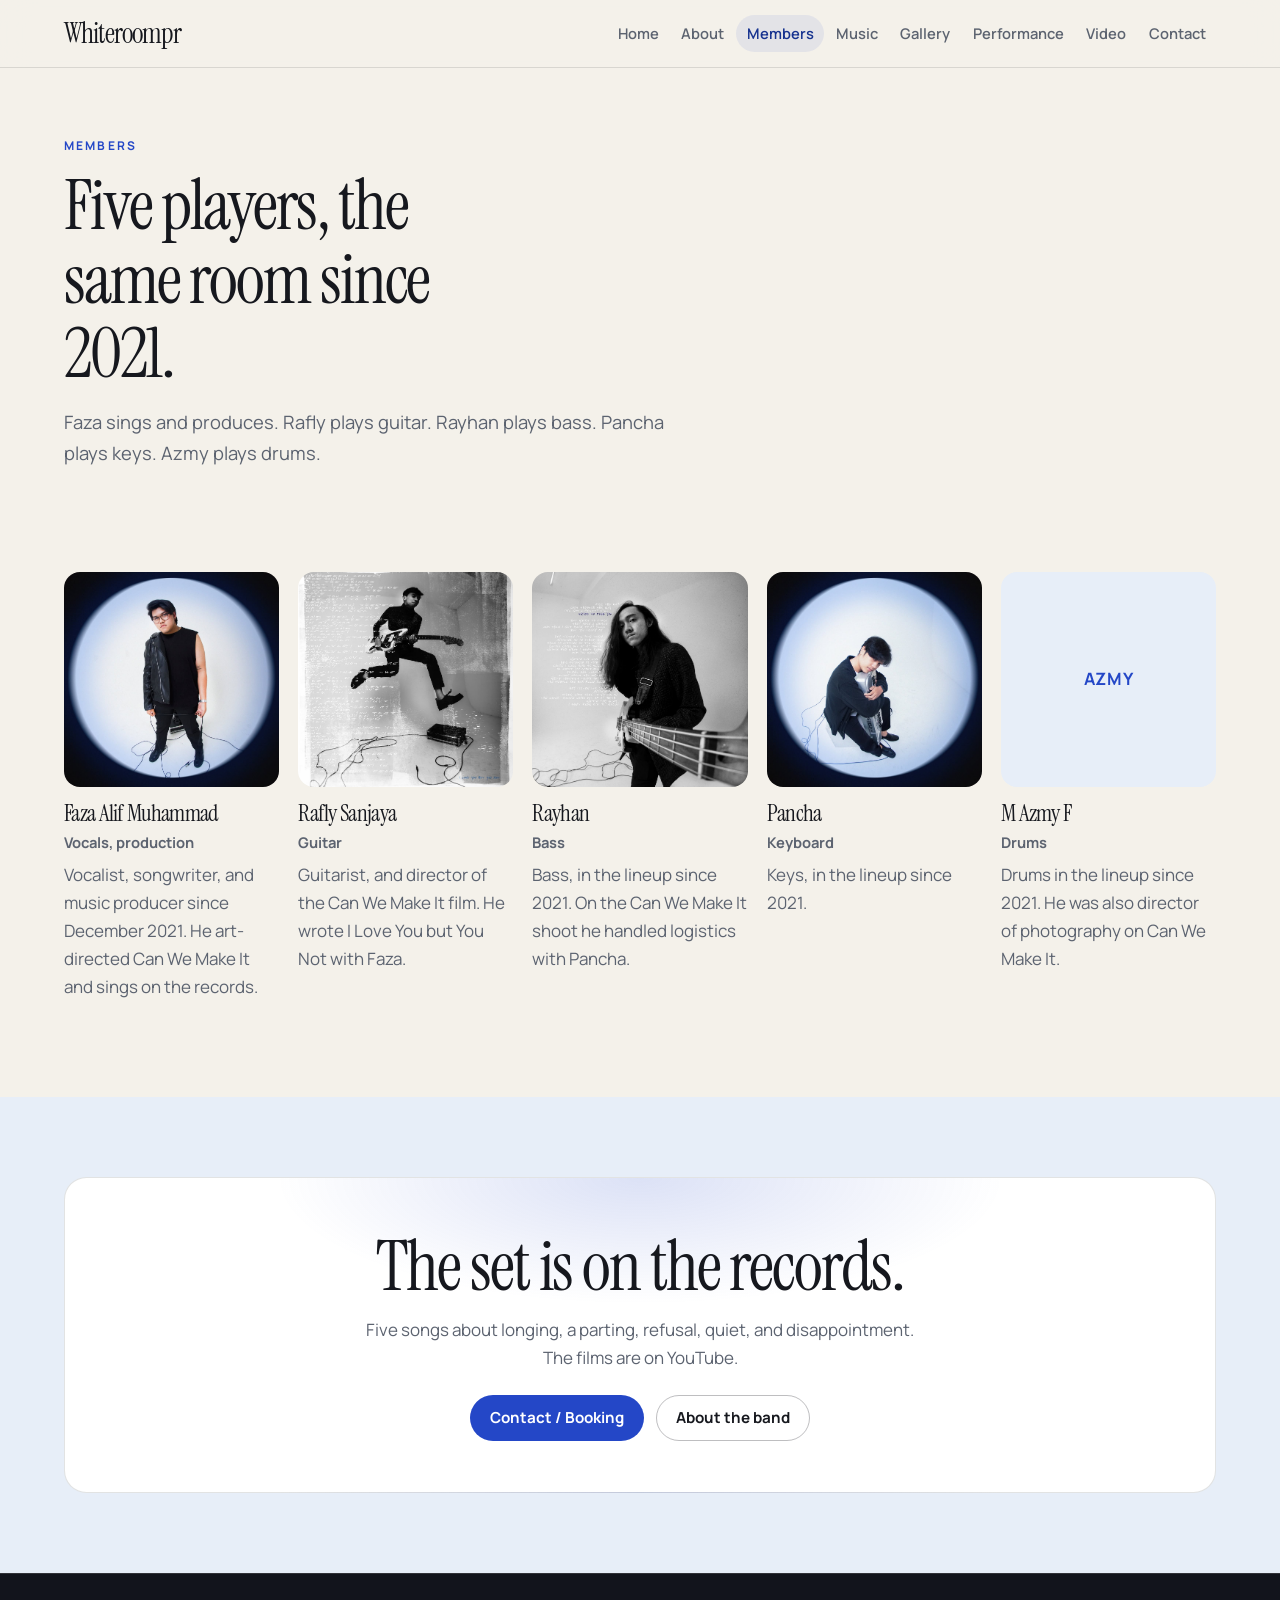
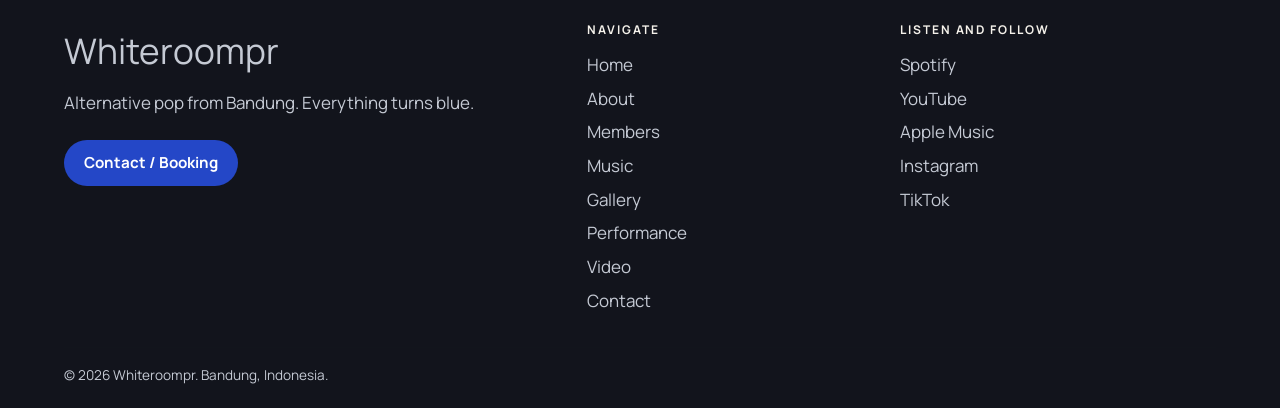
<file: members.html>
<!DOCTYPE html>
<html lang="en">
<head>
  <meta charset="utf-8">
  <meta name="viewport" content="width=device-width, initial-scale=1">
  <title>Members — Whiteroompr</title>
  <meta name="description" content="Whiteroompr is Faza Alif Muhammad, Rafly Sanjaya, Rayhan, Pancha, and M Azmy F.">
  <meta name="theme-color" content="#f4f1ea">
  <link rel="icon" href="assets/icons/favicon.svg" type="image/svg+xml">
  <link rel="preconnect" href="https://fonts.googleapis.com">
  <link rel="preconnect" href="https://fonts.gstatic.com" crossorigin>
  <link href="https://fonts.googleapis.com/css2?family=Instrument+Serif:ital@0;1&family=Manrope:wght@400;500;600;700&display=swap" rel="stylesheet">
  <link rel="stylesheet" href="assets/css/style.css">
</head>
<body>
  <a class="skip-link" href="#main">Skip to content</a>
  <header class="site-header">
    <div class="container header-inner">
      <a class="logo" href="index.html">Whiteroompr</a>
      <button class="nav-toggle" type="button" aria-expanded="false" aria-controls="site-nav" aria-label="Open menu">
        <span></span><span></span><span></span>
      </button>
      <nav id="site-nav" class="site-nav" aria-label="Primary">
        <ul>
          <li><a href="index.html">Home</a></li>
          <li><a href="about.html">About</a></li>
          <li><a href="members.html" aria-current="page">Members</a></li>
          <li><a href="music.html">Music</a></li>
          <li><a href="gallery.html">Gallery</a></li>
          <li><a href="performance.html">Performance</a></li>
          <li><a href="video.html">Video</a></li>
          <li><a href="contact.html">Contact</a></li>
        </ul>
      </nav>
    </div>
  </header>

  <main id="main">
    <header class="page-hero">
      <div class="container">
        <p class="eyebrow">Members</p>
        <h1>Five players, the same room since 2021.</h1>
        <p class="lede">Faza sings and produces. Rafly plays guitar. Rayhan plays bass. Pancha plays keys. Azmy plays drums.</p>
      </div>
    </header>

    <section class="section" aria-label="Band members">
      <div class="container">
        <div class="member-grid">
          <article class="member-card">
            <img src="assets/images/vokalis.jpg" width="1170" height="1170" alt="Faza Alif Muhammad, vocalist, standing in a circular spotlight with a microphone cable">
            <h2>Faza Alif Muhammad</h2>
            <p class="role">Vocals, production</p>
            <p>Vocalist, songwriter, and music producer since December 2021. He art-directed Can We Make It and sings on the records.</p>
          </article>
          <article class="member-card">
            <img src="assets/images/Gitaris.jpg" width="1170" height="1170" alt="Rafly, guitarist, mid-jump with an electric guitar against a handwritten lyric sheet">
            <h2>Rafly Sanjaya</h2>
            <p class="role">Guitar</p>
            <p>Guitarist, and director of the Can We Make It film. He wrote I Love You but You Not with Faza.</p>
          </article>
          <article class="member-card">
            <img src="assets/images/Basis.jpg" width="1170" height="1170" alt="Rayhan, bassist, with long hair and a bass guitar in front of handwritten lyrics">
            <h2>Rayhan</h2>
            <p class="role">Bass</p>
            <p>Bass, in the lineup since 2021. On the Can We Make It shoot he handled logistics with Pancha.</p>
          </article>
          <article class="member-card">
            <img src="assets/images/Pianis.jpg" width="1170" height="1170" alt="Pancha, keyboardist, seated and holding a keyboard inside a circular spotlight">
            <h2>Pancha</h2>
            <p class="role">Keyboard</p>
            <p>Keys, in the lineup since 2021.</p>
          </article>
          <article class="member-card">
            <p class="member-standin">Azmy</p>
            <h2>M Azmy F</h2>
            <p class="role">Drums</p>
            <p>Drums in the lineup since 2021. He was also director of photography on Can We Make It.</p>
          </article>
        </div>
      </div>
    </section>

    <section class="section section-alt">
      <div class="container">
        <div class="cta-band">
          <h2>The set is on the records.</h2>
          <p>Five songs about longing, a parting, refusal, quiet, and disappointment. The films are on YouTube.</p>
          <div class="btn-row">
            <a class="btn btn-primary" href="contact.html">Contact / Booking</a>
            <a class="btn btn-ghost" href="about.html">About the band</a>
          </div>
        </div>
      </div>
    </section>
  </main>

  <footer class="site-footer">
    <div class="container footer-grid">
      <div>
        <p class="footer-brand">Whiteroompr</p>
        <p>Alternative pop from Bandung. Everything turns blue.</p>
        <a class="btn btn-primary" href="contact.html">Contact / Booking</a>
      </div>
      <div>
        <h2 class="footer-title">Navigate</h2>
        <ul class="footer-nav">
          <li><a href="index.html">Home</a></li>
          <li><a href="about.html">About</a></li>
          <li><a href="members.html">Members</a></li>
          <li><a href="music.html">Music</a></li>
          <li><a href="gallery.html">Gallery</a></li>
          <li><a href="performance.html">Performance</a></li>
          <li><a href="video.html">Video</a></li>
          <li><a href="contact.html">Contact</a></li>
        </ul>
      </div>
      <div>
        <h2 class="footer-title">Listen and follow</h2>
        <ul class="footer-social">
          <li><a href="https://open.spotify.com/artist/5xNQAavxA4FKWTKDpHa4au" target="_blank" rel="noopener noreferrer">Spotify</a></li>
          <li><a href="https://www.youtube.com/@whiteroompr" target="_blank" rel="noopener noreferrer">YouTube</a></li>
          <li><a href="https://music.apple.com/us/artist/whiteroompr/1615116165" target="_blank" rel="noopener noreferrer">Apple Music</a></li>
          <li><a href="https://www.instagram.com/whiteroompr/" target="_blank" rel="noopener noreferrer">Instagram</a></li>
          <li><a href="https://www.tiktok.com/@whiteroompr" target="_blank" rel="noopener noreferrer">TikTok</a></li>
        </ul>
      </div>
    </div>
    <div class="container legal">
      <p>© 2026 Whiteroompr. Bandung, Indonesia.</p>
    </div>
  </footer>
  <script src="assets/js/main.js"></script>
</body>
</html>
</file>
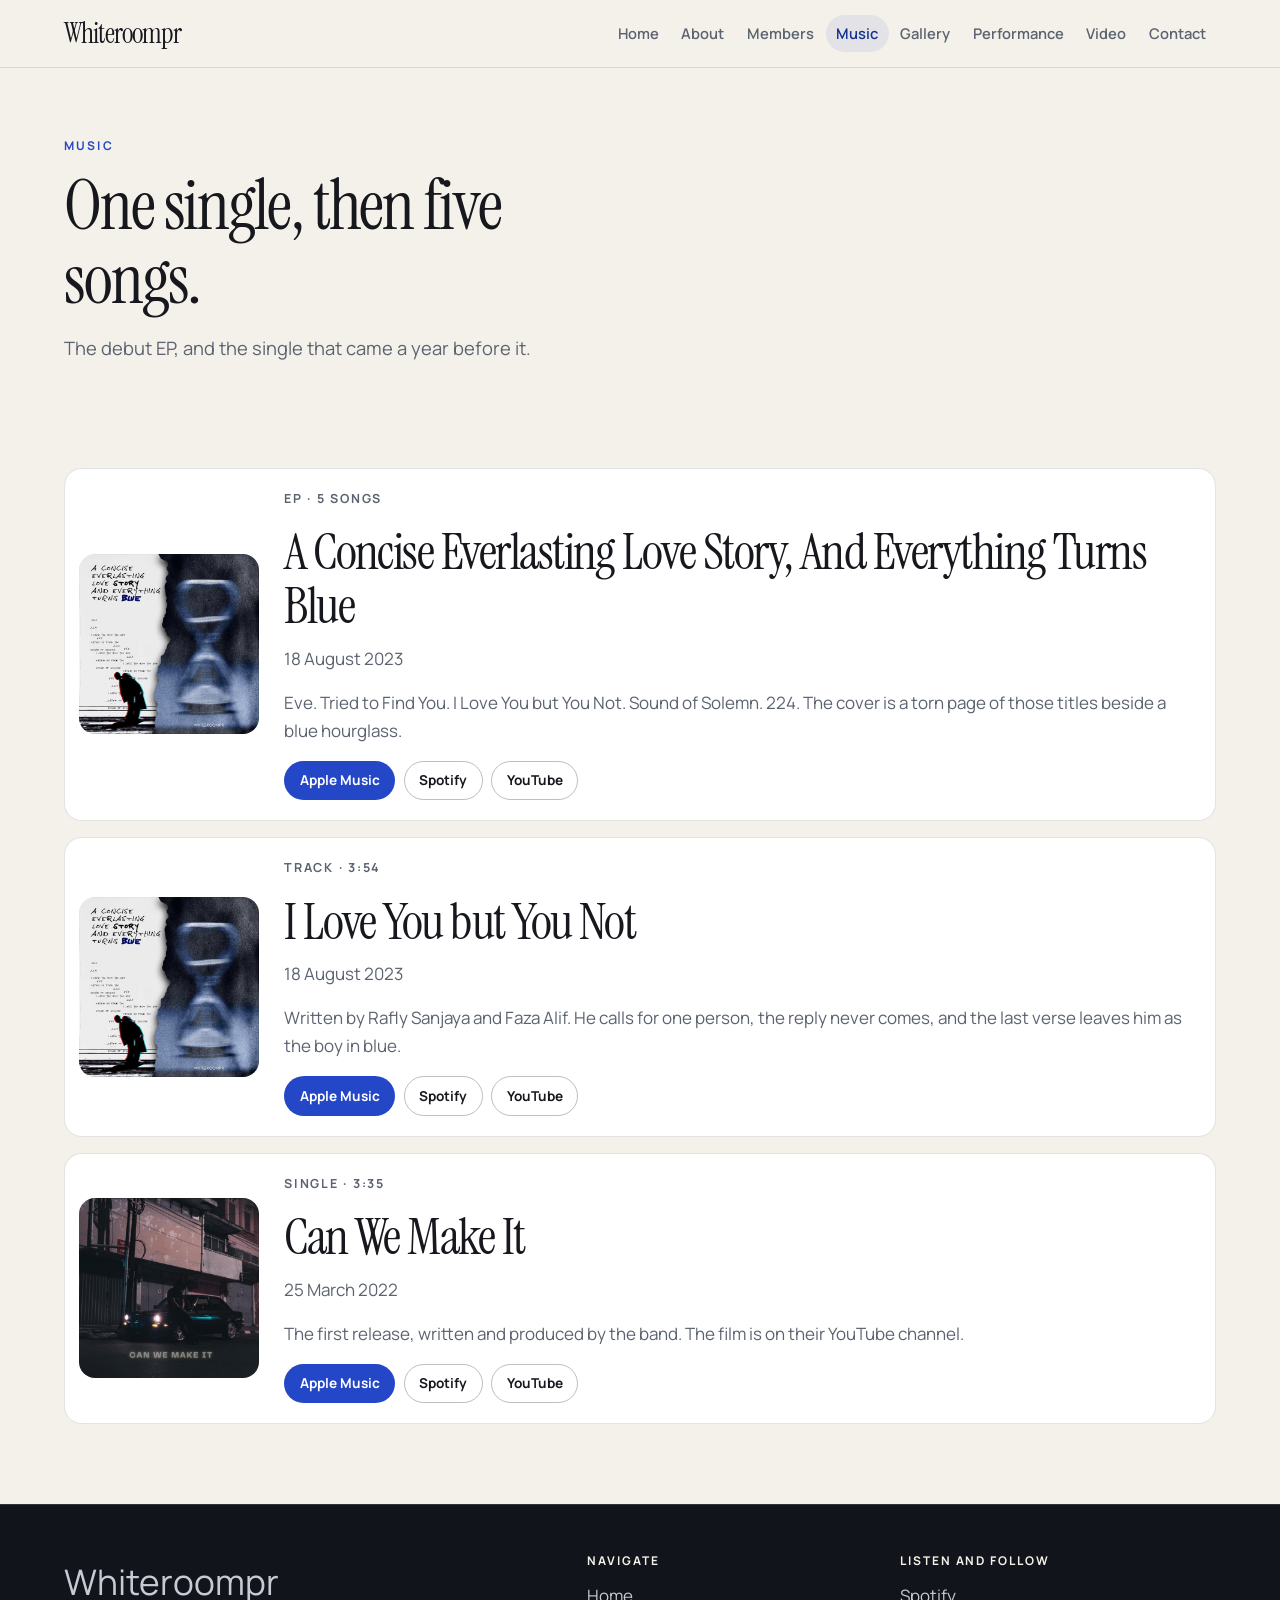
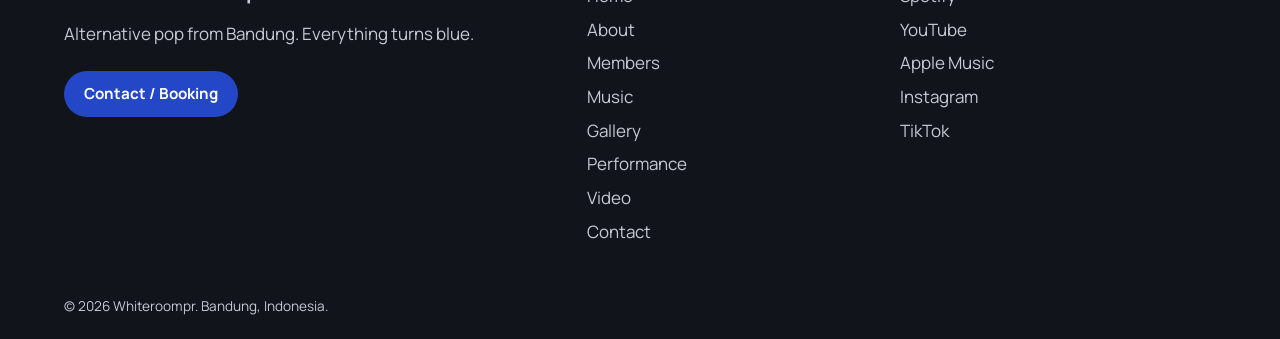
<file: music.html>
<!DOCTYPE html>
<html lang="en">
<head>
  <meta charset="utf-8">
  <meta name="viewport" content="width=device-width, initial-scale=1">
  <title>Music — Whiteroompr</title>
  <meta name="description" content="Whiteroompr on record: Can We Make It, and the EP A Concise Everlasting Love Story, And Everything Turns Blue.">
  <meta name="theme-color" content="#f4f1ea">
  <link rel="icon" href="assets/icons/favicon.svg" type="image/svg+xml">
  <link rel="preconnect" href="https://fonts.googleapis.com">
  <link rel="preconnect" href="https://fonts.gstatic.com" crossorigin>
  <link href="https://fonts.googleapis.com/css2?family=Instrument+Serif:ital@0;1&family=Manrope:wght@400;500;600;700&display=swap" rel="stylesheet">
  <link rel="stylesheet" href="assets/css/style.css">
</head>
<body>
  <a class="skip-link" href="#main">Skip to content</a>
  <header class="site-header">
    <div class="container header-inner">
      <a class="logo" href="index.html">Whiteroompr</a>
      <button class="nav-toggle" type="button" aria-expanded="false" aria-controls="site-nav" aria-label="Open menu">
        <span></span><span></span><span></span>
      </button>
      <nav id="site-nav" class="site-nav" aria-label="Primary">
        <ul>
          <li><a href="index.html">Home</a></li>
          <li><a href="about.html">About</a></li>
          <li><a href="members.html">Members</a></li>
          <li><a href="music.html" aria-current="page">Music</a></li>
          <li><a href="gallery.html">Gallery</a></li>
          <li><a href="performance.html">Performance</a></li>
          <li><a href="video.html">Video</a></li>
          <li><a href="contact.html">Contact</a></li>
        </ul>
      </nav>
    </div>
  </header>

  <main id="main">
    <header class="page-hero">
      <div class="container">
        <p class="eyebrow">Music</p>
        <h1>One single, then five songs.</h1>
        <p class="lede">The debut EP, and the single that came a year before it.</p>
      </div>
    </header>

    <section class="section" aria-label="Releases">
      <div class="container music-list">
        <article class="music-item">
          <div class="cover">
            <img src="assets/images/cover-ep.jpg" width="600" height="600" alt="Cover of the EP A Concise Everlasting Love Story, And Everything Turns Blue">
          </div>
          <div class="card-body">
            <p class="kicker">EP · 5 songs</p>
            <h2>A Concise Everlasting Love Story, And Everything Turns Blue</h2>
            <p><time datetime="2023-08-18">18 August 2023</time></p>
            <p>Eve. Tried to Find You. I Love You but You Not. Sound of Solemn. 224. The cover is a torn page of those titles beside a blue hourglass.</p>
            <div class="platform-row">
              <a class="btn btn-primary btn-small" href="https://music.apple.com/us/album/a-concise-everlasting-love-story-and-everything/1701566648" target="_blank" rel="noopener noreferrer">Apple Music</a>
              <a class="btn btn-ghost btn-small" href="https://open.spotify.com/album/33clmpiMZtIucN3oSHEae7" target="_blank" rel="noopener noreferrer">Spotify</a>
              <a class="btn btn-ghost btn-small" href="https://www.youtube.com/@whiteroompr" target="_blank" rel="noopener noreferrer">YouTube</a>
            </div>
          </div>
        </article>

        <article class="music-item">
          <div class="cover">
            <img src="assets/images/cover-ep.jpg" width="600" height="600" alt="EP cover, used again for I Love You but You Not">
          </div>
          <div class="card-body">
            <p class="kicker">Track · 3:54</p>
            <h2>I Love You but You Not</h2>
            <p><time datetime="2023-08-18">18 August 2023</time></p>
            <p>Written by Rafly Sanjaya and Faza Alif. He calls for one person, the reply never comes, and the last verse leaves him as the boy in blue.</p>
            <div class="platform-row">
              <a class="btn btn-primary btn-small" href="https://music.apple.com/us/album/i-love-you-but-you-not/1701566648?i=1701566651" target="_blank" rel="noopener noreferrer">Apple Music</a>
              <a class="btn btn-ghost btn-small" href="https://open.spotify.com/artist/5xNQAavxA4FKWTKDpHa4au" target="_blank" rel="noopener noreferrer">Spotify</a>
              <a class="btn btn-ghost btn-small" href="https://www.youtube.com/watch?v=RBLHKJb5DU4" target="_blank" rel="noopener noreferrer">YouTube</a>
            </div>
          </div>
        </article>

        <article class="music-item">
          <div class="cover">
            <img src="assets/images/cover-single.jpg" width="600" height="600" alt="Cover of Can We Make It, a figure beside a car at night">
          </div>
          <div class="card-body">
            <p class="kicker">Single · 3:35</p>
            <h2>Can We Make It</h2>
            <p><time datetime="2022-03-25">25 March 2022</time></p>
            <p>The first release, written and produced by the band. The film is on their YouTube channel.</p>
            <div class="platform-row">
              <a class="btn btn-primary btn-small" href="https://music.apple.com/us/album/can-we-make-it/1615116635" target="_blank" rel="noopener noreferrer">Apple Music</a>
              <a class="btn btn-ghost btn-small" href="https://open.spotify.com/artist/5xNQAavxA4FKWTKDpHa4au" target="_blank" rel="noopener noreferrer">Spotify</a>
              <a class="btn btn-ghost btn-small" href="https://www.youtube.com/watch?v=qgGUYqX4J6w" target="_blank" rel="noopener noreferrer">YouTube</a>
            </div>
          </div>
        </article>
      </div>
    </section>
  </main>

  <footer class="site-footer">
    <div class="container footer-grid">
      <div>
        <p class="footer-brand">Whiteroompr</p>
        <p>Alternative pop from Bandung. Everything turns blue.</p>
        <a class="btn btn-primary" href="contact.html">Contact / Booking</a>
      </div>
      <div>
        <h2 class="footer-title">Navigate</h2>
        <ul class="footer-nav">
          <li><a href="index.html">Home</a></li>
          <li><a href="about.html">About</a></li>
          <li><a href="members.html">Members</a></li>
          <li><a href="music.html">Music</a></li>
          <li><a href="gallery.html">Gallery</a></li>
          <li><a href="performance.html">Performance</a></li>
          <li><a href="video.html">Video</a></li>
          <li><a href="contact.html">Contact</a></li>
        </ul>
      </div>
      <div>
        <h2 class="footer-title">Listen and follow</h2>
        <ul class="footer-social">
          <li><a href="https://open.spotify.com/artist/5xNQAavxA4FKWTKDpHa4au" target="_blank" rel="noopener noreferrer">Spotify</a></li>
          <li><a href="https://www.youtube.com/@whiteroompr" target="_blank" rel="noopener noreferrer">YouTube</a></li>
          <li><a href="https://music.apple.com/us/artist/whiteroompr/1615116165" target="_blank" rel="noopener noreferrer">Apple Music</a></li>
          <li><a href="https://www.instagram.com/whiteroompr/" target="_blank" rel="noopener noreferrer">Instagram</a></li>
          <li><a href="https://www.tiktok.com/@whiteroompr" target="_blank" rel="noopener noreferrer">TikTok</a></li>
        </ul>
      </div>
    </div>
    <div class="container legal">
      <p>© 2026 Whiteroompr. Bandung, Indonesia.</p>
    </div>
  </footer>
  <script src="assets/js/main.js"></script>
</body>
</html>
</file>
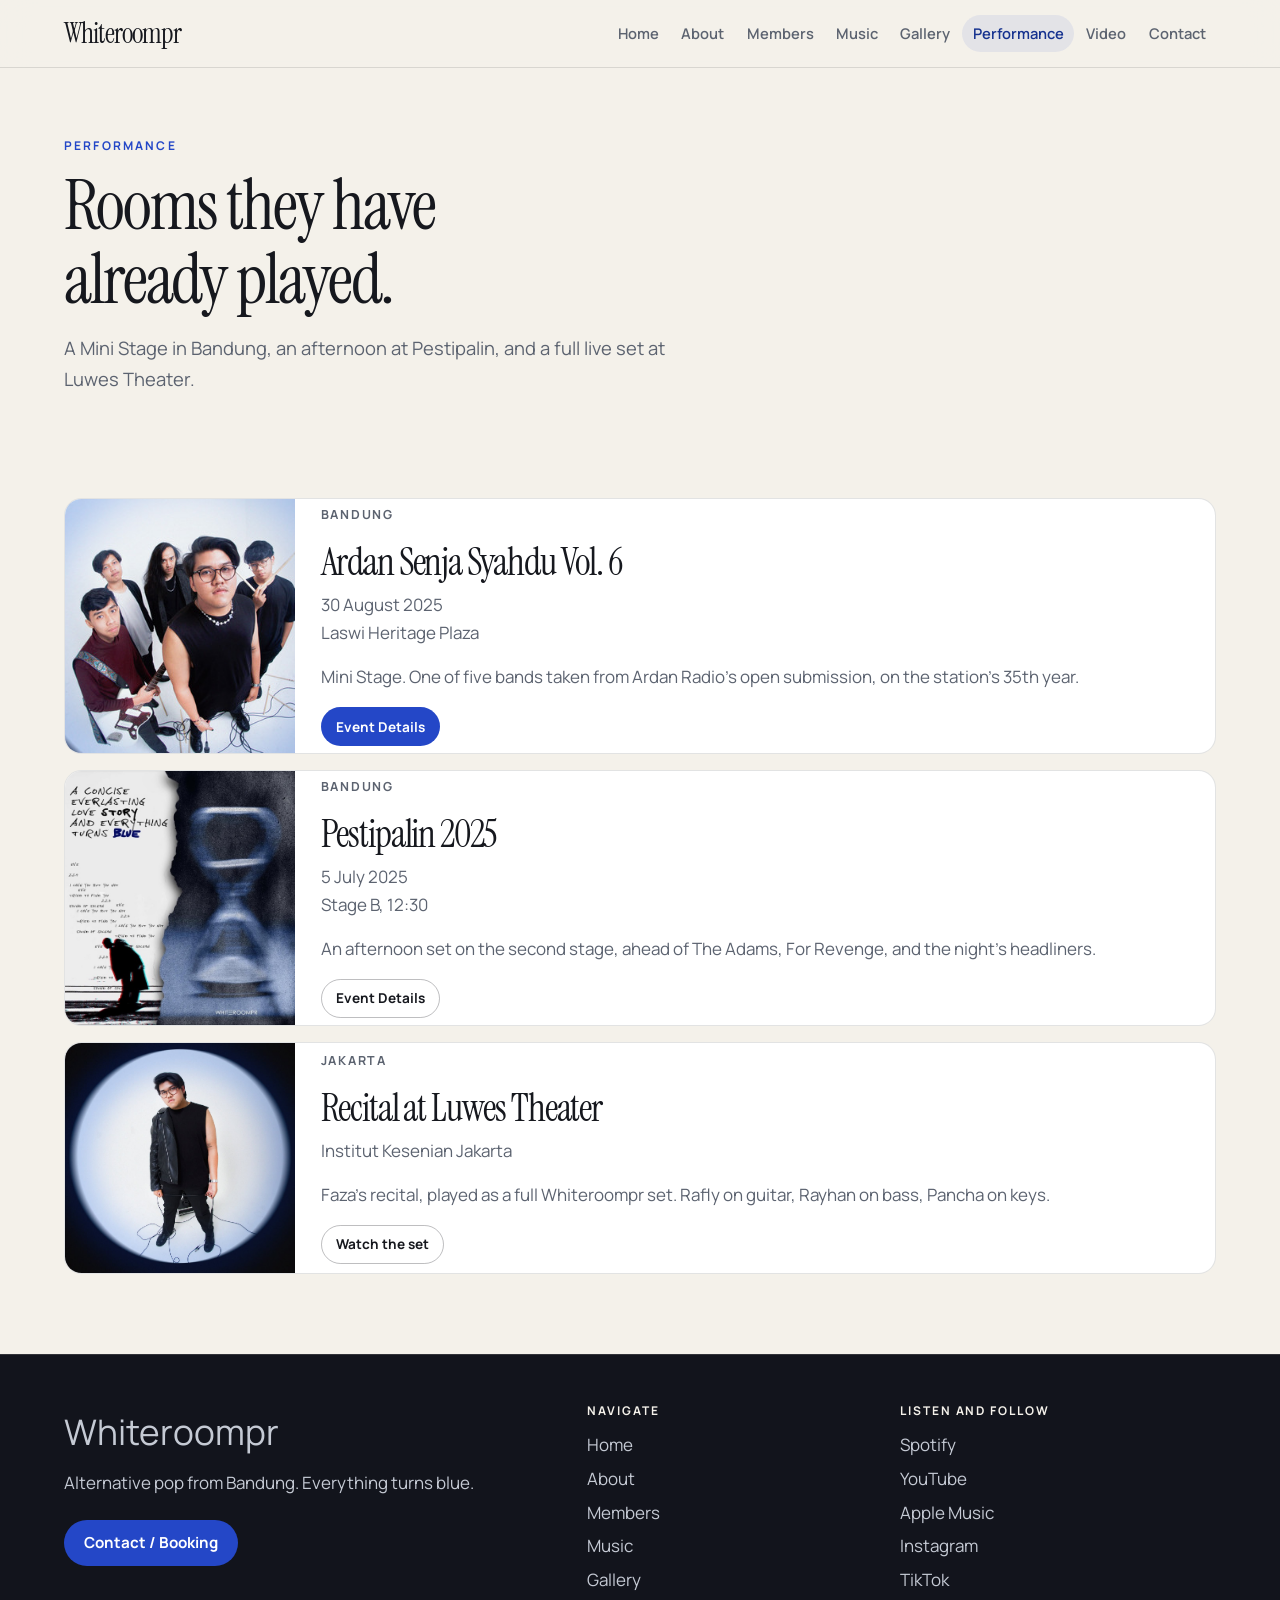
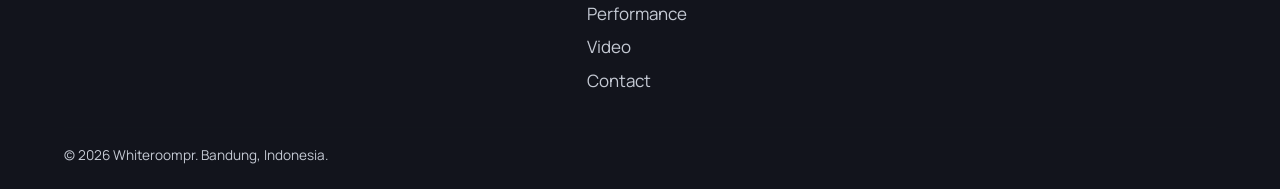
<file: performance.html>
<!DOCTYPE html>
<html lang="en">
<head>
  <meta charset="utf-8">
  <meta name="viewport" content="width=device-width, initial-scale=1">
  <title>Performance — Whiteroompr</title>
  <meta name="description" content="Whiteroompr live: Ardan Senja Syahdu, Pestipalin, and a full set at Luwes Theater.">
  <meta name="theme-color" content="#f4f1ea">
  <link rel="icon" href="assets/icons/favicon.svg" type="image/svg+xml">
  <link rel="preconnect" href="https://fonts.googleapis.com">
  <link rel="preconnect" href="https://fonts.gstatic.com" crossorigin>
  <link href="https://fonts.googleapis.com/css2?family=Instrument+Serif:ital@0;1&family=Manrope:wght@400;500;600;700&display=swap" rel="stylesheet">
  <link rel="stylesheet" href="assets/css/style.css">
</head>
<body>
  <a class="skip-link" href="#main">Skip to content</a>
  <header class="site-header">
    <div class="container header-inner">
      <a class="logo" href="index.html">Whiteroompr</a>
      <button class="nav-toggle" type="button" aria-expanded="false" aria-controls="site-nav" aria-label="Open menu">
        <span></span><span></span><span></span>
      </button>
      <nav id="site-nav" class="site-nav" aria-label="Primary">
        <ul>
          <li><a href="index.html">Home</a></li>
          <li><a href="about.html">About</a></li>
          <li><a href="members.html">Members</a></li>
          <li><a href="music.html">Music</a></li>
          <li><a href="gallery.html">Gallery</a></li>
          <li><a href="performance.html" aria-current="page">Performance</a></li>
          <li><a href="video.html">Video</a></li>
          <li><a href="contact.html">Contact</a></li>
        </ul>
      </nav>
    </div>
  </header>

  <main id="main">
    <header class="page-hero">
      <div class="container">
        <p class="eyebrow">Performance</p>
        <h1>Rooms they have already played.</h1>
        <p class="lede">A Mini Stage in Bandung, an afternoon at Pestipalin, and a full live set at Luwes Theater.</p>
      </div>
    </header>

    <section class="section" aria-label="Performance history">
      <div class="container perf-list">
        <article class="perf-card">
          <img src="assets/images/artist-spotify.jpg" width="320" height="320" alt="Whiteroompr">
          <div class="card-body">
            <p class="kicker">Bandung</p>
            <h2>Ardan Senja Syahdu Vol. 6</h2>
            <p><time datetime="2025-08-30">30 August 2025</time><br>Laswi Heritage Plaza</p>
            <p>Mini Stage. One of five bands taken from Ardan Radio’s open submission, on the station’s 35th year.</p>
            <a class="btn btn-primary btn-small" href="https://ardanradio.com/info/ardan-radio-35-tahun-siap-hadirkan-konser-penuh-kejutan" target="_blank" rel="noopener noreferrer">Event Details</a>
          </div>
        </article>

        <article class="perf-card">
          <img src="assets/images/cover-ep.jpg" width="600" height="600" alt="EP cover">
          <div class="card-body">
            <p class="kicker">Bandung</p>
            <h2>Pestipalin 2025</h2>
            <p><time datetime="2025-07-05">5 July 2025</time><br>Stage B, 12:30</p>
            <p>An afternoon set on the second stage, ahead of The Adams, For Revenge, and the night’s headliners.</p>
            <a class="btn btn-ghost btn-small" href="https://www.ulasbandung.com/event/1441395211/cek-rundown-lengkap-pestipalin-2025-bandung-5-juli-konser-jkt48-king-nassar-hindia-hingga-the-adams-siap-tampil-gila-gilaan?page=2" target="_blank" rel="noopener noreferrer">Event Details</a>
          </div>
        </article>

        <article class="perf-card">
          <img src="assets/images/vokalis.jpg" width="1170" height="1170" alt="Faza Alif Muhammad">
          <div class="card-body">
            <p class="kicker">Jakarta</p>
            <h2>Recital at Luwes Theater</h2>
            <p>Institut Kesenian Jakarta</p>
            <p>Faza’s recital, played as a full Whiteroompr set. Rafly on guitar, Rayhan on bass, Pancha on keys.</p>
            <a class="btn btn-ghost btn-small" href="https://www.youtube.com/watch?v=_HnqV2gMEJQ" target="_blank" rel="noopener noreferrer">Watch the set</a>
          </div>
        </article>
      </div>
    </section>
  </main>

  <footer class="site-footer">
    <div class="container footer-grid">
      <div>
        <p class="footer-brand">Whiteroompr</p>
        <p>Alternative pop from Bandung. Everything turns blue.</p>
        <a class="btn btn-primary" href="contact.html">Contact / Booking</a>
      </div>
      <div>
        <h2 class="footer-title">Navigate</h2>
        <ul class="footer-nav">
          <li><a href="index.html">Home</a></li>
          <li><a href="about.html">About</a></li>
          <li><a href="members.html">Members</a></li>
          <li><a href="music.html">Music</a></li>
          <li><a href="gallery.html">Gallery</a></li>
          <li><a href="performance.html">Performance</a></li>
          <li><a href="video.html">Video</a></li>
          <li><a href="contact.html">Contact</a></li>
        </ul>
      </div>
      <div>
        <h2 class="footer-title">Listen and follow</h2>
        <ul class="footer-social">
          <li><a href="https://open.spotify.com/artist/5xNQAavxA4FKWTKDpHa4au" target="_blank" rel="noopener noreferrer">Spotify</a></li>
          <li><a href="https://www.youtube.com/@whiteroompr" target="_blank" rel="noopener noreferrer">YouTube</a></li>
          <li><a href="https://music.apple.com/us/artist/whiteroompr/1615116165" target="_blank" rel="noopener noreferrer">Apple Music</a></li>
          <li><a href="https://www.instagram.com/whiteroompr/" target="_blank" rel="noopener noreferrer">Instagram</a></li>
          <li><a href="https://www.tiktok.com/@whiteroompr" target="_blank" rel="noopener noreferrer">TikTok</a></li>
        </ul>
      </div>
    </div>
    <div class="container legal">
      <p>© 2026 Whiteroompr. Bandung, Indonesia.</p>
    </div>
  </footer>
  <script src="assets/js/main.js"></script>
</body>
</html>
</file>
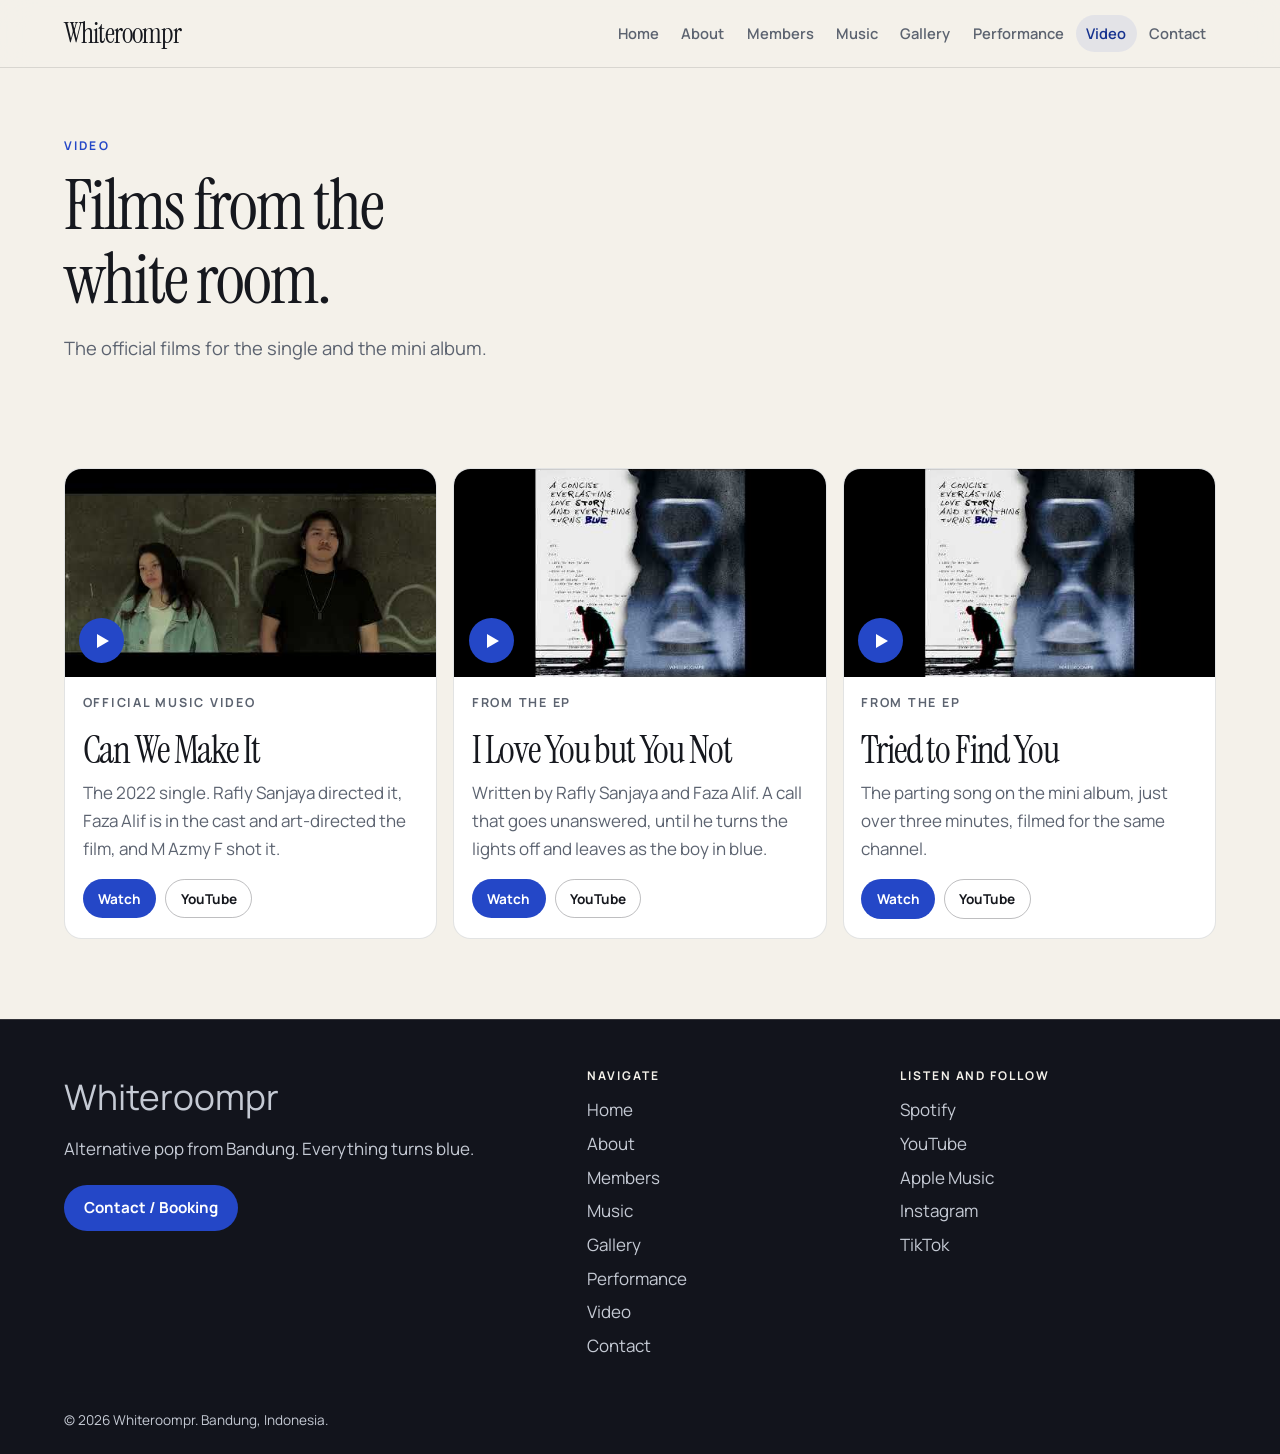
<file: video.html>
<!DOCTYPE html>
<html lang="en">
<head>
  <meta charset="utf-8">
  <meta name="viewport" content="width=device-width, initial-scale=1">
  <title>Video — Whiteroompr</title>
  <meta name="description" content="Official Whiteroompr films: Can We Make It, I Love You but You Not, and Tried to Find You.">
  <meta name="theme-color" content="#f4f1ea">
  <link rel="icon" href="assets/icons/favicon.svg" type="image/svg+xml">
  <link rel="preconnect" href="https://fonts.googleapis.com">
  <link rel="preconnect" href="https://fonts.gstatic.com" crossorigin>
  <link href="https://fonts.googleapis.com/css2?family=Instrument+Serif:ital@0;1&family=Manrope:wght@400;500;600;700&display=swap" rel="stylesheet">
  <link rel="stylesheet" href="assets/css/style.css">
</head>
<body>
  <a class="skip-link" href="#main">Skip to content</a>
  <header class="site-header">
    <div class="container header-inner">
      <a class="logo" href="index.html">Whiteroompr</a>
      <button class="nav-toggle" type="button" aria-expanded="false" aria-controls="site-nav" aria-label="Open menu">
        <span></span><span></span><span></span>
      </button>
      <nav id="site-nav" class="site-nav" aria-label="Primary">
        <ul>
          <li><a href="index.html">Home</a></li>
          <li><a href="about.html">About</a></li>
          <li><a href="members.html">Members</a></li>
          <li><a href="music.html">Music</a></li>
          <li><a href="gallery.html">Gallery</a></li>
          <li><a href="performance.html">Performance</a></li>
          <li><a href="video.html" aria-current="page">Video</a></li>
          <li><a href="contact.html">Contact</a></li>
        </ul>
      </nav>
    </div>
  </header>

  <main id="main">
    <header class="page-hero">
      <div class="container">
        <p class="eyebrow">Video</p>
        <h1>Films from the white room.</h1>
        <p class="lede">The official films for the single and the mini album.</p>
      </div>
    </header>

    <section class="section" aria-label="Videos">
      <div class="container video-grid">
        <article class="video-card">
          <button class="thumb-btn js-video" type="button" data-youtube="qgGUYqX4J6w" data-title="Can We Make It" data-external="https://www.youtube.com/watch?v=qgGUYqX4J6w">
            <img src="assets/images/video-can.jpg" width="480" height="360" alt="Still from Can We Make It">
            <span class="play-badge" aria-hidden="true"></span>
            <span class="visually-hidden">Play Can We Make It</span>
          </button>
          <div class="card-body">
            <p class="kicker">Official music video</p>
            <h2>Can We Make It</h2>
            <p>The 2022 single. Rafly Sanjaya directed it, Faza Alif is in the cast and art-directed the film, and M Azmy F shot it.</p>
            <div class="platform-row">
              <button class="btn btn-primary btn-small js-video" type="button" data-youtube="qgGUYqX4J6w" data-title="Can We Make It" data-external="https://www.youtube.com/watch?v=qgGUYqX4J6w">Watch</button>
              <a class="btn btn-ghost btn-small" href="https://www.youtube.com/watch?v=qgGUYqX4J6w" target="_blank" rel="noopener noreferrer">YouTube</a>
            </div>
          </div>
        </article>

        <article class="video-card">
          <button class="thumb-btn js-video" type="button" data-youtube="RBLHKJb5DU4" data-title="I Love You but You Not" data-external="https://www.youtube.com/watch?v=RBLHKJb5DU4">
            <img src="assets/images/video-ily.jpg" width="480" height="360" alt="Still from I Love You but You Not">
            <span class="play-badge" aria-hidden="true"></span>
            <span class="visually-hidden">Play I Love You but You Not</span>
          </button>
          <div class="card-body">
            <p class="kicker">From the EP</p>
            <h2>I Love You but You Not</h2>
            <p>Written by Rafly Sanjaya and Faza Alif. A call that goes unanswered, until he turns the lights off and leaves as the boy in blue.</p>
            <div class="platform-row">
              <button class="btn btn-primary btn-small js-video" type="button" data-youtube="RBLHKJb5DU4" data-title="I Love You but You Not" data-external="https://www.youtube.com/watch?v=RBLHKJb5DU4">Watch</button>
              <a class="btn btn-ghost btn-small" href="https://www.youtube.com/watch?v=RBLHKJb5DU4" target="_blank" rel="noopener noreferrer">YouTube</a>
            </div>
          </div>
        </article>

        <article class="video-card">
          <button class="thumb-btn js-video" type="button" data-youtube="pQN6eylVhHU" data-title="Tried to Find You" data-external="https://www.youtube.com/watch?v=pQN6eylVhHU">
            <img src="assets/images/video-tried.jpg" width="480" height="360" alt="Still from Tried to Find You">
            <span class="play-badge" aria-hidden="true"></span>
            <span class="visually-hidden">Play Tried to Find You</span>
          </button>
          <div class="card-body">
            <p class="kicker">From the EP</p>
            <h2>Tried to Find You</h2>
            <p>The parting song on the mini album, just over three minutes, filmed for the same channel.</p>
            <div class="platform-row">
              <button class="btn btn-primary btn-small js-video" type="button" data-youtube="pQN6eylVhHU" data-title="Tried to Find You" data-external="https://www.youtube.com/watch?v=pQN6eylVhHU">Watch</button>
              <a class="btn btn-ghost btn-small" href="https://www.youtube.com/watch?v=pQN6eylVhHU" target="_blank" rel="noopener noreferrer">YouTube</a>
            </div>
          </div>
        </article>
      </div>
    </section>
  </main>

  <footer class="site-footer">
    <div class="container footer-grid">
      <div>
        <p class="footer-brand">Whiteroompr</p>
        <p>Alternative pop from Bandung. Everything turns blue.</p>
        <a class="btn btn-primary" href="contact.html">Contact / Booking</a>
      </div>
      <div>
        <h2 class="footer-title">Navigate</h2>
        <ul class="footer-nav">
          <li><a href="index.html">Home</a></li>
          <li><a href="about.html">About</a></li>
          <li><a href="members.html">Members</a></li>
          <li><a href="music.html">Music</a></li>
          <li><a href="gallery.html">Gallery</a></li>
          <li><a href="performance.html">Performance</a></li>
          <li><a href="video.html">Video</a></li>
          <li><a href="contact.html">Contact</a></li>
        </ul>
      </div>
      <div>
        <h2 class="footer-title">Listen and follow</h2>
        <ul class="footer-social">
          <li><a href="https://open.spotify.com/artist/5xNQAavxA4FKWTKDpHa4au" target="_blank" rel="noopener noreferrer">Spotify</a></li>
          <li><a href="https://www.youtube.com/@whiteroompr" target="_blank" rel="noopener noreferrer">YouTube</a></li>
          <li><a href="https://music.apple.com/us/artist/whiteroompr/1615116165" target="_blank" rel="noopener noreferrer">Apple Music</a></li>
          <li><a href="https://www.instagram.com/whiteroompr/" target="_blank" rel="noopener noreferrer">Instagram</a></li>
          <li><a href="https://www.tiktok.com/@whiteroompr" target="_blank" rel="noopener noreferrer">TikTok</a></li>
        </ul>
      </div>
    </div>
    <div class="container legal">
      <p>© 2026 Whiteroompr. Bandung, Indonesia.</p>
    </div>
  </footer>

  <div class="modal" data-video-modal hidden role="dialog" aria-modal="true" aria-labelledby="video-modal-title">
    <div class="modal-card">
      <div class="modal-head">
        <h2 id="video-modal-title">Video</h2>
        <button class="btn btn-ghost btn-small" type="button" data-video-close>Close</button>
      </div>
      <div class="modal-frame">
        <video controls playsinline preload="none"></video>
      </div>
      <p class="modal-note" data-video-status hidden>Press play on the player if it does not start on its own.</p>
      <p class="modal-note"><a data-video-external href="https://www.youtube.com/" target="_blank" rel="noopener noreferrer">Open on YouTube</a></p>
    </div>
  </div>
  <script src="assets/js/main.js"></script>
</body>
</html>
</file>
<file: assets/css/style.css>
:root {
  --bg: #f4f1ea;
  --bg-soft: #e7eef8;
  --surface: #ffffff;
  --text: #16181e;
  --muted: #5c6370;
  --faint: #8b919c;
  --line: rgba(22, 24, 30, 0.12);
  --accent: #2447c7;
  --accent-2: #16328f;
  --ink: #ffffff;
  --header: 4.25rem;
  --max: 72rem;
  --font-display: "Instrument Serif", Georgia, "Times New Roman", serif;
  --font-body: Manrope, "Segoe UI", sans-serif;
  color-scheme: light;
}

*,
*::before,
*::after {
  box-sizing: border-box;
}

html {
  scroll-behavior: smooth;
}

body {
  margin: 0;
  background: var(--bg);
  color: var(--text);
  font-family: var(--font-body);
  font-size: 1.0625rem;
  line-height: 1.65;
  overflow-x: clip;
}

body:has(.site-nav.is-open),
body:has(.lightbox:not([hidden])),
body:has(.modal:not([hidden])) {
  overflow: hidden;
}

img {
  max-width: 100%;
  height: auto;
  display: block;
}

a {
  color: inherit;
  text-decoration: none;
}

button {
  font: inherit;
  color: inherit;
  background: none;
  border: 0;
  padding: 0;
  cursor: pointer;
}

p {
  margin: 0 0 1rem;
}

h1,
h2,
h3 {
  font-family: var(--font-display);
  font-weight: 400;
  letter-spacing: -0.03em;
  line-height: 1.05;
  margin: 0;
}

h1 {
  font-size: clamp(3rem, 8vw, 5.5rem);
}

h2 {
  font-size: clamp(2rem, 4.5vw, 3.2rem);
}

h3 {
  font-size: clamp(1.45rem, 2.5vw, 1.9rem);
}

.skip-link {
  position: absolute;
  left: 1rem;
  top: -4rem;
  z-index: 100;
  background: var(--accent);
  color: var(--ink);
  padding: 0.65rem 1rem;
  border-radius: 999px;
  font-weight: 700;
}

.skip-link:focus {
  top: 1rem;
}

:focus-visible {
  outline: 2px solid var(--accent);
  outline-offset: 3px;
}

.visually-hidden {
  position: absolute;
  width: 1px;
  height: 1px;
  padding: 0;
  margin: -1px;
  overflow: hidden;
  clip: rect(0, 0, 0, 0);
  white-space: nowrap;
  border: 0;
}

.container {
  width: min(var(--max), calc(100% - 2.5rem));
  margin-inline: auto;
}

.site-header {
  position: sticky;
  top: 0;
  z-index: 40;
  height: var(--header);
  background: rgba(244, 241, 234, 0.92);
  backdrop-filter: blur(16px);
  border-bottom: 1px solid var(--line);
}

.header-inner {
  height: 100%;
  display: flex;
  align-items: center;
  justify-content: space-between;
  gap: 1rem;
}

.logo {
  flex: none;
  font-family: var(--font-display);
  font-size: 1.75rem;
  letter-spacing: -0.03em;
  line-height: 1;
}

.nav-toggle {
  display: none;
  flex: none;
  width: 2.75rem;
  height: 2.75rem;
  border: 1px solid var(--line);
  border-radius: 999px;
  align-items: center;
  justify-content: center;
  flex-direction: column;
  gap: 5px;
}

.nav-toggle span {
  display: block;
  width: 1.05rem;
  height: 1.5px;
  background: var(--text);
}

.site-nav ul {
  display: flex;
  align-items: center;
  gap: 0.1rem;
  list-style: none;
  margin: 0;
  padding: 0;
}

.site-nav a {
  display: block;
  padding: 0.4rem 0.65rem;
  color: var(--muted);
  font-size: 0.92rem;
  font-weight: 600;
  border-radius: 999px;
  white-space: nowrap;
}

.site-nav a:hover,
.site-nav a[aria-current="page"] {
  color: var(--text);
  background: rgba(36, 71, 199, 0.08);
}

.site-nav a[aria-current="page"] {
  color: var(--accent-2);
}

.hero {
  position: relative;
  display: block;
  min-height: 0;
  overflow: hidden;
  background: var(--bg);
}

.hero-layout {
  display: grid;
  grid-template-columns: minmax(0, 1.15fr) minmax(0, 0.85fr);
  gap: 2.5rem;
  align-items: center;
  padding: 3.5rem 0 4.25rem;
}

.hero-photo {
  overflow: hidden;
  aspect-ratio: 1;
  border-radius: 50%;
  background: #fff;
}

.hero-photo img {
  width: 100%;
  height: 100%;
  object-fit: cover;
}

.hero-media {
  position: absolute;
  inset: 0;
}

.hero-media img {
  width: 100%;
  height: 100%;
  object-fit: cover;
}

.hero-media::after {
  content: "";
  position: absolute;
  inset: 0;
  background: linear-gradient(180deg, rgba(12, 11, 10, 0.15) 0%, rgba(12, 11, 10, 0.25) 42%, rgba(12, 11, 10, 0.94) 100%);
}

.hero-content {
  position: relative;
  z-index: 1;
  padding: 4.5rem 0 3.25rem;
}

.eyebrow {
  display: block;
  margin-bottom: 0.85rem;
  color: var(--accent);
  font-size: 0.75rem;
  font-weight: 700;
  letter-spacing: 0.18em;
  text-transform: uppercase;
}

.hero h1 {
  font-size: clamp(3.3rem, 8vw, 6.6rem);
  line-height: 0.9;
}

.hero-tagline {
  max-width: 26rem;
  margin: 1.15rem 0 1.6rem;
  color: var(--accent-2);
  font-family: var(--font-display);
  font-size: clamp(1.35rem, 2.4vw, 1.85rem);
  font-style: italic;
  line-height: 1.25;
}

.btn-row {
  display: flex;
  flex-wrap: wrap;
  gap: 0.75rem;
}

.btn {
  display: inline-flex;
  align-items: center;
  justify-content: center;
  max-width: 100%;
  min-height: 2.9rem;
  padding: 0.7rem 1.2rem;
  border: 1px solid transparent;
  border-radius: 999px;
  font-size: 0.95rem;
  font-weight: 700;
  line-height: 1.2;
  text-align: center;
}

.btn-primary {
  background: var(--accent);
  color: var(--ink);
}

.btn-primary:hover {
  background: #1b39a3;
}

.btn-ghost {
  background: transparent;
  color: var(--text);
  border-color: rgba(22, 24, 30, 0.28);
}

.btn-ghost:hover {
  border-color: var(--text);
}

.btn-small {
  min-height: 2.45rem;
  padding: 0.45rem 0.9rem;
  font-size: 0.85rem;
}

.section {
  padding: 5rem 0;
}

.section-alt {
  background: var(--bg-soft);
}

.section-head {
  display: flex;
  align-items: flex-end;
  justify-content: space-between;
  gap: 1.25rem;
  margin-bottom: 1.8rem;
}

.section-head h2,
.page-hero h1,
.cta-band h2 {
  font-size: clamp(2.6rem, 6vw, 4.4rem);
}

.section-head p,
.lede,
.quiet {
  color: var(--muted);
}

.section-head p {
  max-width: 26rem;
  margin: 0;
}

.page-hero {
  padding: 4.25rem 0 0.5rem;
}

.page-hero h1 {
  max-width: 14ch;
}

.lede {
  max-width: 40rem;
  margin-top: 1rem;
  font-size: 1.15rem;
}

.split {
  display: grid;
  grid-template-columns: 1.05fr 0.95fr;
  gap: 3rem;
  align-items: center;
}

.split h2 {
  max-width: 14ch;
  margin-bottom: 0.8rem;
}

.frame {
  overflow: hidden;
  border-radius: 1.2rem;
  aspect-ratio: 4 / 5;
  background: var(--surface);
}

.frame img,
.cover img,
.gallery-grid img,
.gallery-strip img,
.thumb-btn img,
.video-feature img {
  width: 100%;
  height: 100%;
  object-fit: cover;
}

.meta-list,
.highlight-list {
  list-style: none;
  margin: 1.4rem 0 0;
  padding: 0;
}

.meta-list li,
.highlight-list li {
  display: flex;
  justify-content: space-between;
  gap: 1rem;
  padding-top: 0.75rem;
  border-top: 1px solid var(--line);
  color: var(--muted);
}

.meta-list strong,
.highlight-list strong {
  color: var(--text);
  font-weight: 600;
}

.highlight-list li {
  display: block;
}

.feature-music,
.music-item,
.perf-card {
  display: grid;
  gap: 1.4rem;
  align-items: center;
}

.feature-music {
  grid-template-columns: minmax(0, 280px) minmax(0, 1fr);
}

.cover {
  overflow: hidden;
  aspect-ratio: 1;
  border-radius: 1rem;
  background: #000;
}

.kicker {
  color: var(--accent);
  font-size: 0.78rem;
  font-weight: 700;
  letter-spacing: 0.14em;
  text-transform: uppercase;
}

.feature-music h3 {
  margin: 0.35rem 0 0.75rem;
  font-size: clamp(1.8rem, 3vw, 2.6rem);
}

.music-item h2 {
  margin: 0.35rem 0 0.75rem;
  font-size: clamp(2.1rem, 4vw, 3.4rem);
}

.platform-row {
  display: flex;
  flex-wrap: wrap;
  gap: 0.55rem;
  margin-top: 1rem;
}

.video-feature {
  position: relative;
  display: block;
  overflow: hidden;
  aspect-ratio: 16 / 8;
  border-radius: 1.15rem;
  background: #000;
}

.video-feature .btn {
  position: absolute;
  right: 1.1rem;
  bottom: 1.1rem;
}

.perf-feature {
  display: grid;
  grid-template-columns: 1.15fr 0.85fr;
  overflow: hidden;
  border-radius: 1.2rem;
  background: var(--surface);
}

.perf-feature img,
.perf-card img {
  width: 100%;
  height: 100%;
  min-height: 220px;
  object-fit: cover;
}

.perf-copy {
  padding: 1.7rem 1.7rem 1.7rem 0.3rem;
}

.perf-copy h3,
.perf-card h2,
.video-card h2 {
  margin: 0.35rem 0 0.55rem;
  font-size: clamp(1.8rem, 3vw, 2.6rem);
}

.gallery-strip,
.gallery-grid,
.member-grid,
.video-grid,
.music-list,
.perf-list,
.timeline {
  display: grid;
  gap: 0.9rem;
}

.gallery-strip,
.gallery-grid {
  grid-template-columns: repeat(3, minmax(0, 1fr));
}

.gallery-strip a,
.gallery-grid button {
  display: block;
  overflow: hidden;
  aspect-ratio: 4 / 3;
  border-radius: 0.8rem;
  background: #000;
}

.member-grid {
  grid-template-columns: repeat(5, minmax(0, 1fr));
  gap: 1.2rem;
}

.member-band {
  max-width: 28rem;
  margin: 0 auto 2rem;
  overflow: hidden;
  aspect-ratio: 1;
  border-radius: 50%;
  background: #fff;
}

.member-band img {
  width: 100%;
  height: 100%;
  object-fit: cover;
}

.member-standin {
  display: grid;
  place-items: center;
  aspect-ratio: 1;
  margin: 0;
  border-radius: 1rem;
  background: var(--bg-soft);
  color: var(--accent);
  font-weight: 700;
  letter-spacing: 0.04em;
  text-transform: uppercase;
}

.member-card img {
  width: 100%;
  aspect-ratio: 1;
  object-fit: cover;
  border-radius: 1rem;
  background: #000;
}

.member-card h2 {
  margin: 0.9rem 0 0.25rem;
  font-size: clamp(1.45rem, 1.6vw, 1.85rem);
}

.role {
  margin: 0 0 0.45rem;
  color: var(--accent);
  font-size: 0.92rem;
  font-weight: 700;
}

.member-card .member-standin {
  color: var(--accent);
}

.member-card p,
.music-item p,
.video-card p,
.perf-card p,
.perf-copy p {
  color: var(--muted);
}

.music-list,
.perf-list {
  gap: 1rem;
}

.music-item,
.perf-card,
.video-card,
.perf-feature {
  min-width: 0;
  background: var(--surface);
  border: 1px solid var(--line);
  border-radius: 1.1rem;
}

.music-item {
  grid-template-columns: 180px minmax(0, 1fr);
  padding: 0.85rem;
}

.video-grid {
  grid-template-columns: repeat(3, minmax(0, 1fr));
  gap: 1rem;
}

.video-card {
  overflow: hidden;
}

.thumb-btn {
  position: relative;
  display: block;
  width: 100%;
  background: #000;
}

.thumb-btn img {
  aspect-ratio: 16 / 9;
}

.play-badge {
  position: absolute;
  left: 0.9rem;
  bottom: 0.9rem;
  display: grid;
  width: 2.8rem;
  height: 2.8rem;
  place-items: center;
  border-radius: 50%;
  background: var(--accent);
}

.play-badge::before {
  content: "";
  display: block;
  margin-left: 3px;
  border-style: solid;
  border-width: 7px 0 7px 12px;
  border-color: transparent transparent transparent var(--ink);
}

.card-body {
  padding: 1rem 1.1rem 1.2rem;
}

.perf-card {
  grid-template-columns: 230px minmax(0, 1fr);
  overflow: hidden;
}

.perf-card .card-body,
.music-item .card-body {
  padding: 0.4rem 0.8rem 0.4rem 0.2rem;
}

.timeline article {
  display: grid;
  grid-template-columns: 6.5rem minmax(0, 1fr);
  gap: 1.2rem;
  padding: 1.15rem 0;
  border-top: 1px solid var(--line);
}

.timeline h2 {
  margin-bottom: 0.35rem;
  font-size: 1.8rem;
}

.year {
  color: var(--accent);
  font-weight: 700;
}

.cta-band {
  padding: 3.2rem 1.5rem;
  border: 1px solid var(--line);
  border-radius: 1.4rem;
  text-align: center;
  background:
    radial-gradient(520px 180px at 50% 0%, rgba(36, 71, 199, 0.16), transparent 70%),
    #fff;
}

.cta-band p {
  max-width: 36rem;
  margin: 0.8rem auto 1.4rem;
  color: var(--muted);
}

.cta-band .btn-row {
  justify-content: center;
}

.contact-layout {
  display: grid;
  grid-template-columns: 0.85fr 1.15fr;
  gap: 2rem;
  align-items: start;
}

.contact-links {
  display: grid;
  gap: 0.7rem;
}

.contact-links a {
  display: flex;
  align-items: center;
  justify-content: space-between;
  gap: 1rem;
  padding: 1rem 1.1rem;
  border: 1px solid var(--line);
  border-radius: 0.95rem;
  background: var(--surface);
}

.contact-links a:hover {
  border-color: var(--accent);
}

.contact-links strong {
  font-size: 1.15rem;
}

.contact-links span {
  color: var(--muted);
  font-size: 0.92rem;
  text-align: right;
}

.site-footer {
  padding: 3rem 0 1.4rem;
  border-top: 1px solid var(--line);
  background: #12141c;
}

.footer-grid {
  display: grid;
  grid-template-columns: 1.4fr 0.8fr 0.9fr;
  gap: 2rem;
}

.footer-brand {
  margin: 0 0 0.55rem;
  font-size: 2.2rem;
}

.footer-title {
  margin: 0;
  font-family: var(--font-body);
  font-size: 0.75rem;
  font-weight: 700;
  letter-spacing: 0.16em;
  line-height: 1.4;
  text-transform: uppercase;
}

.footer-nav,
.footer-social {
  display: grid;
  gap: 0.35rem;
  margin: 0.75rem 0 0;
  padding: 0;
  list-style: none;
}

.footer-brand,
.footer-title {
  color: #f4f1ea;
}

.site-footer p,
.site-footer a {
  color: #c5cad4;
}

.site-footer a:hover {
  color: #ffffff;
}

.site-footer,
.legal {
  border-top-color: rgba(244, 241, 234, 0.14);
}

.site-footer .btn-primary {
  margin-top: 0.4rem;
  color: var(--ink);
}

.legal {
  display: flex;
  flex-wrap: wrap;
  justify-content: space-between;
  gap: 0.6rem 1.5rem;
  margin-top: 2rem;
  padding-top: 1rem;
  border-top: 1px solid var(--line);
  color: #9aa3b2;
  font-size: 0.85rem;
}

.legal p {
  margin: 0;
}

.lightbox,
.modal {
  position: fixed;
  inset: 0;
  z-index: 80;
  display: grid;
  place-items: center;
  padding: 1rem;
  background: rgba(0, 0, 0, 0.86);
}

.lightbox[hidden],
.modal[hidden] {
  display: none;
}

.lightbox-panel,
.modal-card {
  width: min(960px, 100%);
}

.lightbox-panel figure {
  margin: 0;
}

.lightbox-panel img {
  max-width: 100%;
  max-height: min(70vh, 720px);
  margin-inline: auto;
  border-radius: 0.6rem;
  object-fit: contain;
}

.lightbox-panel figcaption {
  margin-top: 0.75rem;
  color: var(--muted);
  text-align: center;
}

.lightbox-controls,
.modal-toolbar {
  display: flex;
  flex-wrap: wrap;
  justify-content: center;
  gap: 0.55rem;
  margin-top: 0.9rem;
}

.modal-card {
  padding: 1rem;
  border: 1px solid var(--line);
  border-radius: 1rem;
  background: #12110f;
}

.modal-head {
  display: flex;
  align-items: flex-start;
  justify-content: space-between;
  gap: 1rem;
}

.modal-head h2 {
  font-size: clamp(1.6rem, 3vw, 2.3rem);
}

.modal-frame {
  overflow: hidden;
  aspect-ratio: 16 / 9;
  margin: 0.9rem 0 0.4rem;
  border-radius: 0.7rem;
  background: #000;
}

.modal-frame video,
.modal-frame iframe {
  display: block;
  width: 100%;
  height: 100%;
  border: 0;
  background: #000;
}

.modal-note {
  margin: 0.7rem 0 0;
  color: var(--muted);
}

@media (max-width: 1040px) {
  .nav-toggle {
    display: flex;
  }

  .site-nav {
    position: absolute;
    top: 100%;
    right: 0;
    left: 0;
    display: none;
    max-height: calc(100dvh - var(--header));
    overflow: auto;
    padding: 0.6rem 1.25rem 1.2rem;
    border-bottom: 1px solid var(--line);
    background: #f7f4ee;
  }

  .site-nav.is-open {
    display: block;
  }

  .site-nav ul {
    flex-direction: column;
    align-items: stretch;
    gap: 0.15rem;
  }

  .site-nav a {
    padding: 0.85rem 0.35rem;
    font-size: 1.15rem;
    border-radius: 0.45rem;
  }

  .member-grid {
    grid-template-columns: repeat(2, minmax(0, 1fr));
  }
}

@media (max-width: 860px) {
  .split,
  .hero-layout,
  .feature-music,
  .perf-feature,
  .contact-layout,
  .footer-grid,
  .music-item,
  .perf-card,
  .timeline article {
    grid-template-columns: minmax(0, 1fr);
  }

  .perf-copy {
    padding: 0 1.15rem 1.35rem;
  }

  .music-item .card-body,
  .perf-card .card-body {
    padding: 0.2rem 0.45rem 0.7rem;
  }

  .video-grid,
  .gallery-strip {
    grid-template-columns: repeat(2, minmax(0, 1fr));
  }

  .section {
    padding: 3.4rem 0;
  }

  .section-head {
    align-items: flex-start;
    flex-direction: column;
  }
}

@media (max-width: 640px) {
  .container {
    width: min(var(--max), calc(100% - 1.5rem));
  }

  .hero h1 {
    font-size: clamp(3.5rem, 20vw, 5.2rem);
  }

  .member-grid,
  .video-grid,
  .gallery-strip,
  .gallery-grid {
    grid-template-columns: minmax(0, 1fr);
  }

  .gallery-grid {
    grid-template-columns: repeat(2, minmax(0, 1fr));
  }

  .contact-links a,
  .meta-list li {
    align-items: flex-start;
    flex-direction: column;
  }

  .contact-links span {
    text-align: left;
  }

  .video-feature .btn {
    right: 0.75rem;
    bottom: 0.75rem;
  }
}

@media (hover: hover) and (prefers-reduced-motion: no-preference) {
  .gallery-grid button img,
  .gallery-strip img,
  .member-card img,
  .cover img {
    transition: transform 0.35s ease;
  }

  .gallery-grid button:hover img,
  .gallery-strip a:hover img,
  .member-card:hover img,
  .music-item:hover .cover img {
    transform: scale(1.04);
  }
}

@media (prefers-reduced-motion: reduce) {
  html {
    scroll-behavior: auto;
  }

  *,
  *::before,
  *::after {
    transition: none !important;
  }
}
</file>
